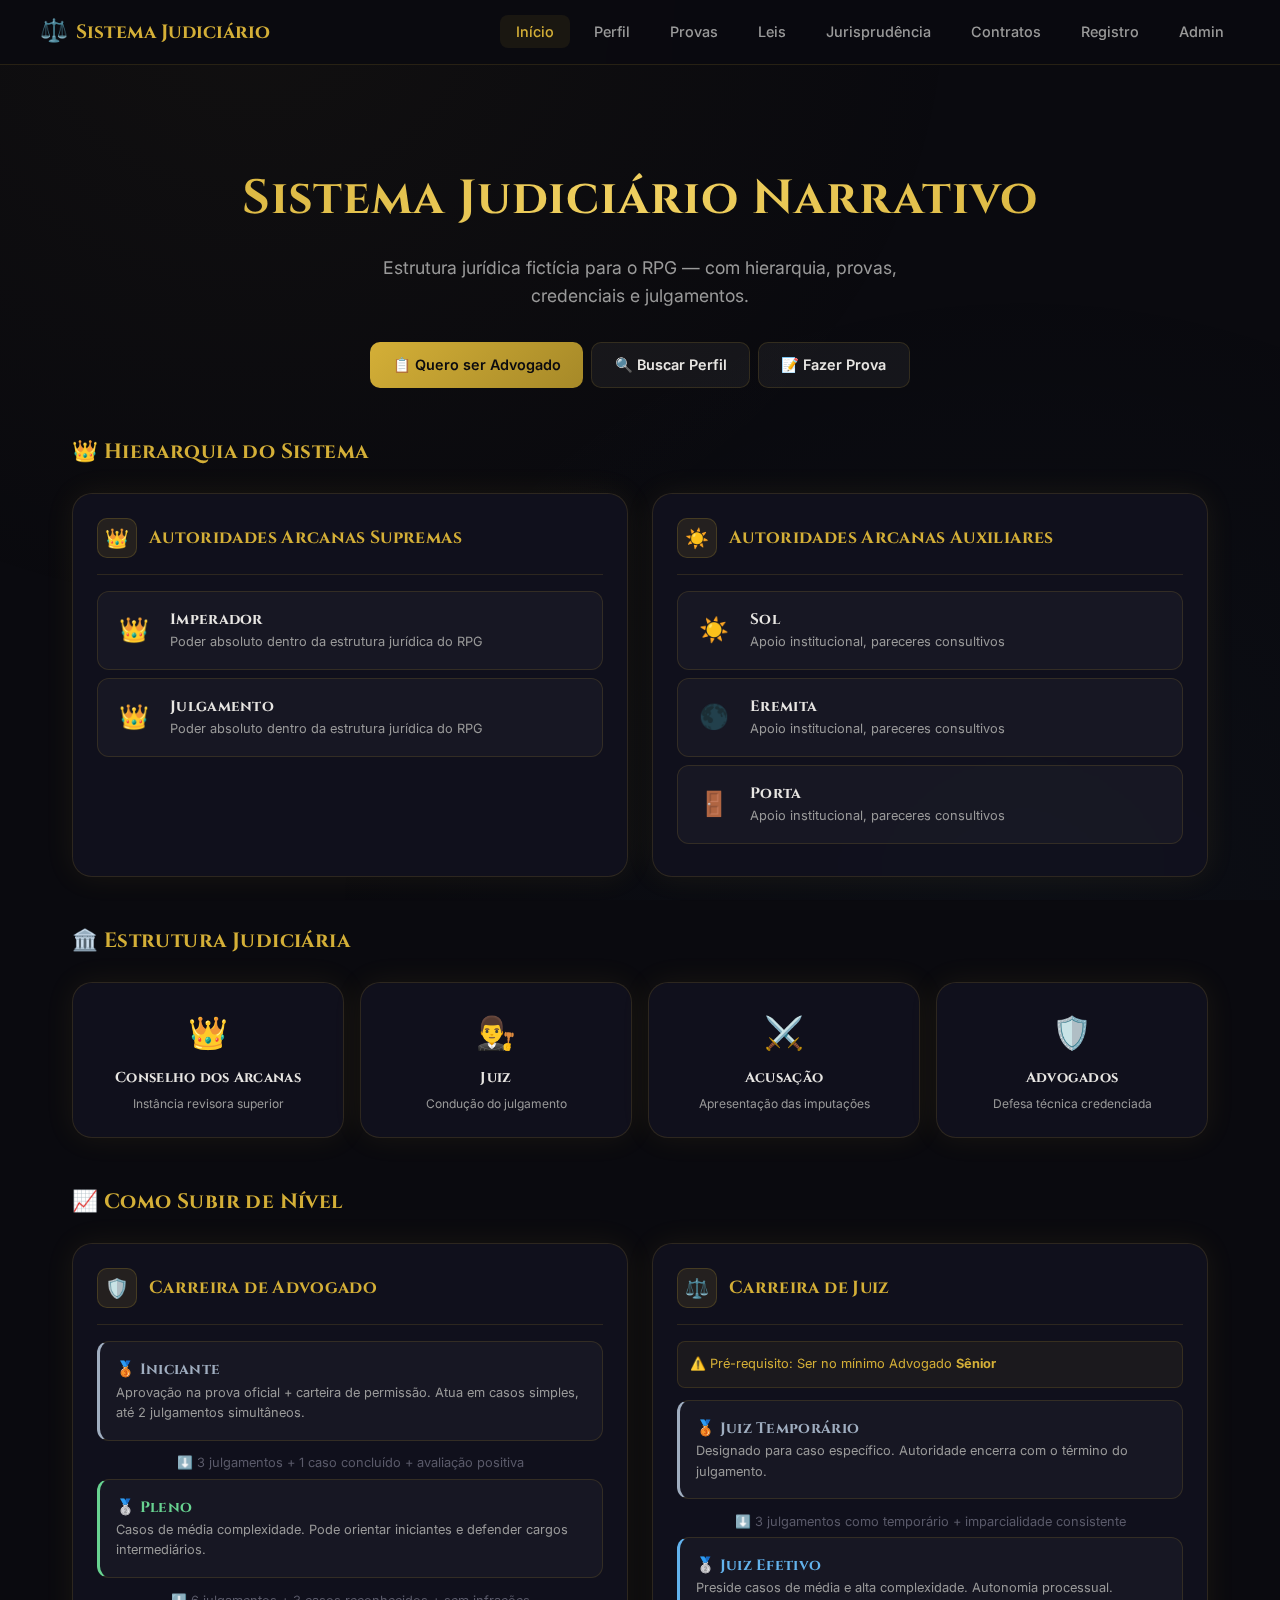
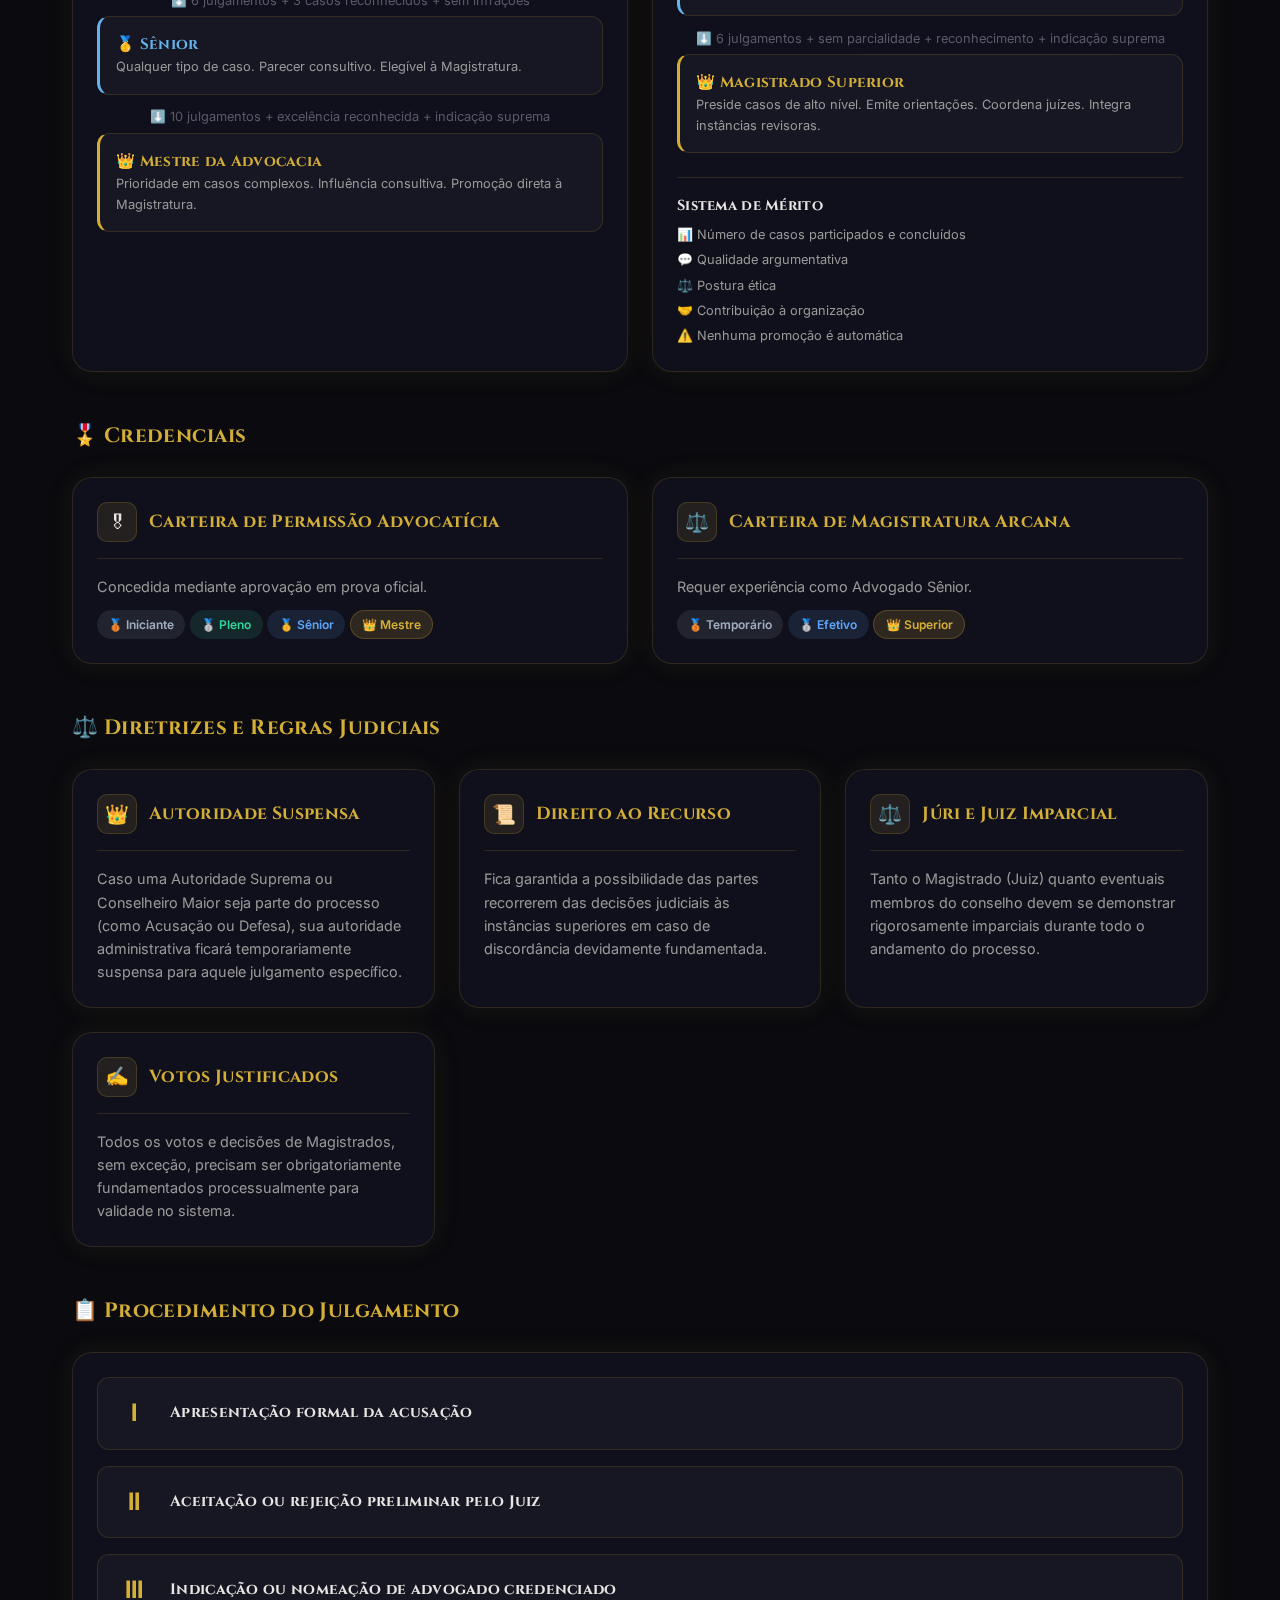
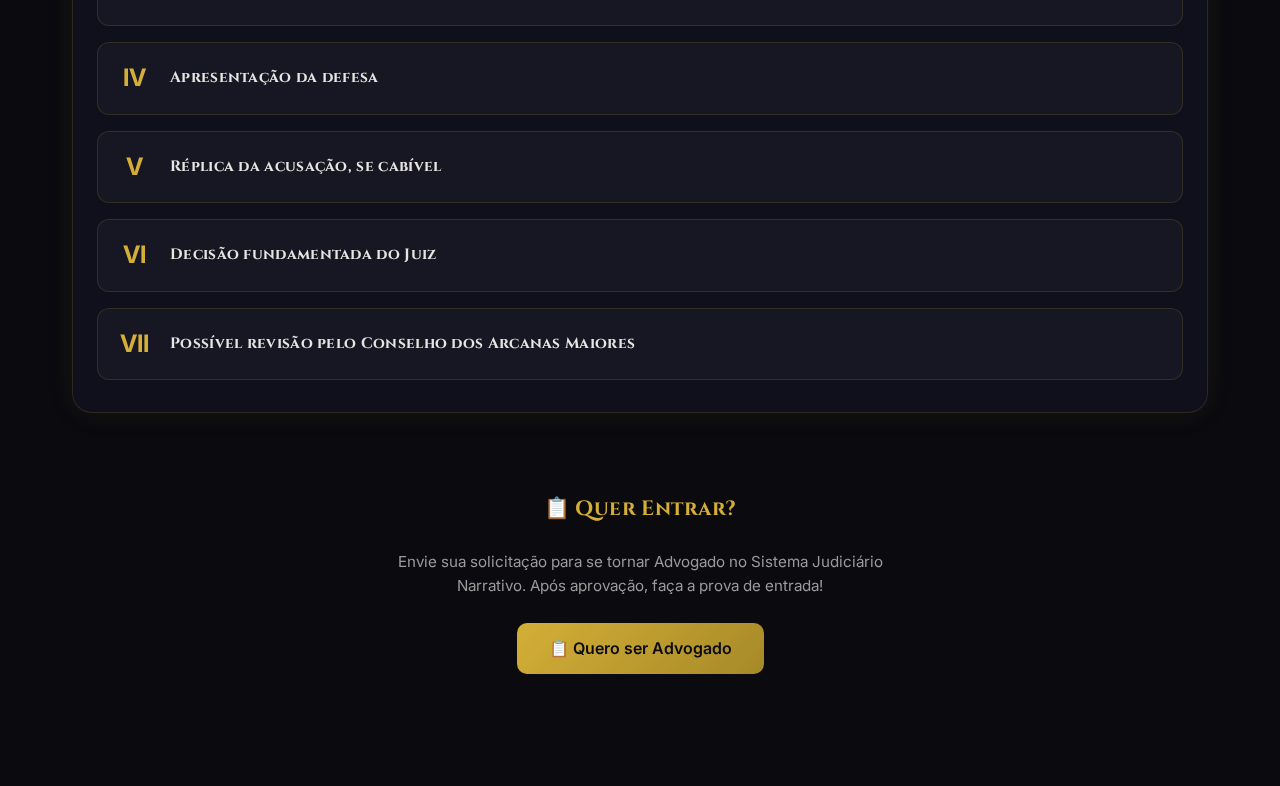
<file: Judiciario/index.html>
<!DOCTYPE html>
<html lang="pt-BR">

<head>
    <meta charset="UTF-8">
    <meta name="viewport" content="width=device-width, initial-scale=1.0">
    <meta name="description"
        content="Sistema Judiciário Narrativo — RPG de tribunal com hierarquia, provas e credenciais.">
    <title>⚖️ Sistema Judiciário Narrativo</title>
    <link rel="stylesheet" href="style.css">
</head>

<body>

    <nav class="navbar">
        <div class="navbar-inner">
            <a href="index.html" class="navbar-brand"><span>⚖️</span> Sistema Judiciário</a>
            <ul class="navbar-links">
                <li><a href="index.html" class="active">Início</a></li>
                <li><a href="perfil.html">Perfil</a></li>
                <li><a href="prova.html">Provas</a></li>
                <li><a href="artigos.html">Leis</a></li>
                <li><a href="jurisprudencia.html">Jurisprudência</a></li>
                <li><a href="contratos.html">Contratos</a></li>
                <li><a href="registro.html">Registro</a></li>
                <li><a href="admin.html">Admin</a></li>
            </ul>
        </div>
    </nav>

    <div class="container">

        <!-- HERO -->
        <section class="hero fade-in">
            <h1>Sistema Judiciário Narrativo</h1>
            <p>Estrutura jurídica fictícia para o RPG — com hierarquia, provas, credenciais e julgamentos.</p>
            <div class="btn-group">
                <a href="registro.html" class="btn btn-primary">📋 Quero ser Advogado</a>
                <a href="perfil.html" class="btn btn-secondary">🔍 Buscar Perfil</a>
                <a href="prova.html" class="btn btn-secondary">📝 Fazer Prova</a>
            </div>
        </section>

        <!-- HIERARQUIA -->
        <section class="section fade-in">
            <h2 class="section-title">👑 Hierarquia do Sistema</h2>
            <div class="grid-2">
                <div class="card">
                    <div class="card-header">
                        <div class="card-icon">👑</div>
                        <h3>Autoridades Arcanas Supremas</h3>
                    </div>
                    <div class="hierarchy-item">
                        <div class="hierarchy-icon">👑</div>
                        <div class="hierarchy-info">
                            <h4>Imperador</h4>
                            <p>Poder absoluto dentro da estrutura jurídica do RPG</p>
                        </div>
                    </div>
                    <div class="hierarchy-item">
                        <div class="hierarchy-icon">👑</div>
                        <div class="hierarchy-info">
                            <h4>Julgamento</h4>
                            <p>Poder absoluto dentro da estrutura jurídica do RPG</p>
                        </div>
                    </div>
                </div>
                <div class="card">
                    <div class="card-header">
                        <div class="card-icon">☀️</div>
                        <h3>Autoridades Arcanas Auxiliares</h3>
                    </div>
                    <div class="hierarchy-item">
                        <div class="hierarchy-icon">☀️</div>
                        <div class="hierarchy-info">
                            <h4>Sol</h4>
                            <p>Apoio institucional, pareceres consultivos</p>
                        </div>
                    </div>
                    <div class="hierarchy-item">
                        <div class="hierarchy-icon">🌑</div>
                        <div class="hierarchy-info">
                            <h4>Eremita</h4>
                            <p>Apoio institucional, pareceres consultivos</p>
                        </div>
                    </div>
                    <div class="hierarchy-item">
                        <div class="hierarchy-icon">🚪</div>
                        <div class="hierarchy-info">
                            <h4>Porta</h4>
                            <p>Apoio institucional, pareceres consultivos</p>
                        </div>
                    </div>
                </div>
            </div>
        </section>

        <!-- ESTRUTURA JUDICIÁRIA -->
        <section class="section fade-in">
            <h2 class="section-title">🏛️ Estrutura Judiciária</h2>
            <div class="grid-4">
                <div class="card" style="text-align:center;">
                    <div style="font-size:2rem; margin-bottom:0.5rem;">👑</div>
                    <h4 style="font-size:0.9rem; color:var(--text-primary); margin-bottom:0.3rem;">Conselho dos Arcanas
                    </h4>
                    <p style="font-size:0.75rem; color:var(--text-secondary);">Instância revisora superior</p>
                </div>
                <div class="card" style="text-align:center;">
                    <div style="font-size:2rem; margin-bottom:0.5rem;">👨‍⚖️</div>
                    <h4 style="font-size:0.9rem; color:var(--text-primary); margin-bottom:0.3rem;">Juiz</h4>
                    <p style="font-size:0.75rem; color:var(--text-secondary);">Condução do julgamento</p>
                </div>
                <div class="card" style="text-align:center;">
                    <div style="font-size:2rem; margin-bottom:0.5rem;">⚔️</div>
                    <h4 style="font-size:0.9rem; color:var(--text-primary); margin-bottom:0.3rem;">Acusação</h4>
                    <p style="font-size:0.75rem; color:var(--text-secondary);">Apresentação das imputações</p>
                </div>
                <div class="card" style="text-align:center;">
                    <div style="font-size:2rem; margin-bottom:0.5rem;">🛡️</div>
                    <h4 style="font-size:0.9rem; color:var(--text-primary); margin-bottom:0.3rem;">Advogados</h4>
                    <p style="font-size:0.75rem; color:var(--text-secondary);">Defesa técnica credenciada</p>
                </div>
            </div>
        </section>

        <!-- COMO SUBIR DE NÍVEL -->
        <section class="section fade-in">
            <h2 class="section-title">📈 Como Subir de Nível</h2>
            <div class="grid-2">

                <!-- ADVOGADO -->
                <div class="card">
                    <div class="card-header">
                        <div class="card-icon">🛡️</div>
                        <h3>Carreira de Advogado</h3>
                    </div>
                    <div class="hierarchy-item" style="border-left:3px solid #a0aec0;">
                        <div class="hierarchy-info">
                            <h4 style="color:#a0aec0;">🥉 Iniciante</h4>
                            <p>Aprovação na prova oficial + carteira de permissão. Atua em casos simples, até 2
                                julgamentos simultâneos.</p>
                        </div>
                    </div>
                    <div style="text-align:center; color:var(--text-muted); font-size:0.8rem; padding:0.3rem;">⬇️ 3
                        julgamentos + 1 caso concluído + avaliação positiva</div>
                    <div class="hierarchy-item" style="border-left:3px solid #68d391;">
                        <div class="hierarchy-info">
                            <h4 style="color:#68d391;">🥈 Pleno</h4>
                            <p>Casos de média complexidade. Pode orientar iniciantes e defender cargos intermediários.
                            </p>
                        </div>
                    </div>
                    <div style="text-align:center; color:var(--text-muted); font-size:0.8rem; padding:0.3rem;">⬇️ 6
                        julgamentos + 3 casos reconhecidos + sem infrações</div>
                    <div class="hierarchy-item" style="border-left:3px solid #63b3ed;">
                        <div class="hierarchy-info">
                            <h4 style="color:#63b3ed;">🥇 Sênior</h4>
                            <p>Qualquer tipo de caso. Parecer consultivo. Elegível à Magistratura.</p>
                        </div>
                    </div>
                    <div style="text-align:center; color:var(--text-muted); font-size:0.8rem; padding:0.3rem;">⬇️ 10
                        julgamentos + excelência reconhecida + indicação suprema</div>
                    <div class="hierarchy-item" style="border-left:3px solid #d4af37;">
                        <div class="hierarchy-info">
                            <h4 style="color:#d4af37;">👑 Mestre da Advocacia</h4>
                            <p>Prioridade em casos complexos. Influência consultiva. Promoção direta à Magistratura.</p>
                        </div>
                    </div>
                </div>

                <!-- JUIZ -->
                <div class="card">
                    <div class="card-header">
                        <div class="card-icon">⚖️</div>
                        <h3>Carreira de Juiz</h3>
                    </div>
                    <div
                        style="padding:0.75rem; margin-bottom:0.75rem; background:rgba(212,175,55,0.06); border-radius:8px; border:1px solid var(--border-color);">
                        <p style="font-size:0.8rem; color:var(--gold);">⚠️ Pré-requisito: Ser no mínimo Advogado
                            <strong>Sênior</strong>
                        </p>
                    </div>
                    <div class="hierarchy-item" style="border-left:3px solid #a0aec0;">
                        <div class="hierarchy-info">
                            <h4 style="color:#a0aec0;">🥉 Juiz Temporário</h4>
                            <p>Designado para caso específico. Autoridade encerra com o término do julgamento.</p>
                        </div>
                    </div>
                    <div style="text-align:center; color:var(--text-muted); font-size:0.8rem; padding:0.3rem;">⬇️ 3
                        julgamentos como temporário + imparcialidade consistente</div>
                    <div class="hierarchy-item" style="border-left:3px solid #63b3ed;">
                        <div class="hierarchy-info">
                            <h4 style="color:#63b3ed;">🥈 Juiz Efetivo</h4>
                            <p>Preside casos de média e alta complexidade. Autonomia processual.</p>
                        </div>
                    </div>
                    <div style="text-align:center; color:var(--text-muted); font-size:0.8rem; padding:0.3rem;">⬇️ 6
                        julgamentos + sem parcialidade + reconhecimento + indicação suprema</div>
                    <div class="hierarchy-item" style="border-left:3px solid #d4af37;">
                        <div class="hierarchy-info">
                            <h4 style="color:#d4af37;">👑 Magistrado Superior</h4>
                            <p>Preside casos de alto nível. Emite orientações. Coordena juízes. Integra instâncias
                                revisoras.</p>
                        </div>
                    </div>

                    <div style="margin-top:1.5rem; padding-top:1rem; border-top:1px solid var(--border-color);">
                        <h4 style="font-size:0.9rem; margin-bottom:0.5rem; color:var(--text-primary);">Sistema de Mérito
                        </h4>
                        <ul
                            style="font-size:0.8rem; color:var(--text-secondary); list-style:none; display:grid; gap:0.3rem;">
                            <li>📊 Número de casos participados e concluídos</li>
                            <li>💬 Qualidade argumentativa</li>
                            <li>⚖️ Postura ética</li>
                            <li>🤝 Contribuição à organização</li>
                            <li>⚠️ Nenhuma promoção é automática</li>
                        </ul>
                    </div>
                </div>

            </div>
        </section>

        <!-- CREDENCIAIS -->
        <section class="section fade-in">
            <h2 class="section-title">🎖️ Credenciais</h2>
            <div class="grid-2">
                <div class="card">
                    <div class="card-header">
                        <div class="card-icon">🎖</div>
                        <h3>Carteira de Permissão Advocatícia</h3>
                    </div>
                    <p style="font-size:0.9rem; color:var(--text-secondary);">Concedida mediante aprovação em prova
                        oficial.</p>
                    <div style="margin-top:0.75rem;display:flex;gap:0.3rem;flex-wrap:wrap;">
                        <span class="badge badge-gray">🥉 Iniciante</span>
                        <span class="badge badge-green">🥈 Pleno</span>
                        <span class="badge badge-blue">🥇 Sênior</span>
                        <span class="badge badge-gold">👑 Mestre</span>
                    </div>
                </div>
                <div class="card">
                    <div class="card-header">
                        <div class="card-icon">⚖️</div>
                        <h3>Carteira de Magistratura Arcana</h3>
                    </div>
                    <p style="font-size:0.9rem; color:var(--text-secondary);">Requer experiência como Advogado Sênior.
                    </p>
                    <div style="margin-top:0.75rem;display:flex;gap:0.3rem;flex-wrap:wrap;">
                        <span class="badge badge-gray">🥉 Temporário</span>
                        <span class="badge badge-blue">🥈 Efetivo</span>
                        <span class="badge badge-gold">👑 Superior</span>
                    </div>
                </div>
            </div>
        </section>

        <!-- DIRETRIZES E REGRAS -->
        <section class="section fade-in">
            <h2 class="section-title">⚖️ Diretrizes e Regras Judiciais</h2>
            <div class="grid-2">
                <div class="card">
                    <div class="card-header">
                        <div class="card-icon">👑</div>
                        <h3>Autoridade Suspensa</h3>
                    </div>
                    <p style="font-size:0.9rem; color:var(--text-secondary);">Caso uma Autoridade Suprema ou Conselheiro
                        Maior seja parte do processo (como Acusação ou Defesa), sua autoridade administrativa ficará
                        temporariamente suspensa para aquele julgamento específico.</p>
                </div>
                <div class="card">
                    <div class="card-header">
                        <div class="card-icon">📜</div>
                        <h3>Direito ao Recurso</h3>
                    </div>
                    <p style="font-size:0.9rem; color:var(--text-secondary);">Fica garantida a possibilidade das partes
                        recorrerem das decisões judiciais às instâncias superiores em caso de discordância devidamente
                        fundamentada.</p>
                </div>
                <div class="card">
                    <div class="card-header">
                        <div class="card-icon">⚖️</div>
                        <h3>Júri e Juiz Imparcial</h3>
                    </div>
                    <p style="font-size:0.9rem; color:var(--text-secondary);">Tanto o Magistrado (Juiz) quanto eventuais
                        membros do conselho devem se demonstrar rigorosamente imparciais durante todo o andamento do
                        processo.</p>
                </div>
                <div class="card">
                    <div class="card-header">
                        <div class="card-icon">✍️</div>
                        <h3>Votos Justificados</h3>
                    </div>
                    <p style="font-size:0.9rem; color:var(--text-secondary);">Todos os votos e decisões de Magistrados,
                        sem exceção, precisam ser obrigatoriamente fundamentados processualmente para validade no
                        sistema.</p>
                </div>
            </div>
        </section>

        <!-- PROCEDIMENTO -->
        <section class="section fade-in">
            <h2 class="section-title">📋 Procedimento do Julgamento</h2>
            <div class="card">
                <div style="display:grid; gap:0.5rem;">
                    <div class="hierarchy-item">
                        <div class="hierarchy-icon" style="color:var(--gold); font-weight:700;">I</div>
                        <div class="hierarchy-info">
                            <h4>Apresentação formal da acusação</h4>
                        </div>
                    </div>
                    <div class="hierarchy-item">
                        <div class="hierarchy-icon" style="color:var(--gold); font-weight:700;">II</div>
                        <div class="hierarchy-info">
                            <h4>Aceitação ou rejeição preliminar pelo Juiz</h4>
                        </div>
                    </div>
                    <div class="hierarchy-item">
                        <div class="hierarchy-icon" style="color:var(--gold); font-weight:700;">III</div>
                        <div class="hierarchy-info">
                            <h4>Indicação ou nomeação de advogado credenciado</h4>
                        </div>
                    </div>
                    <div class="hierarchy-item">
                        <div class="hierarchy-icon" style="color:var(--gold); font-weight:700;">IV</div>
                        <div class="hierarchy-info">
                            <h4>Apresentação da defesa</h4>
                        </div>
                    </div>
                    <div class="hierarchy-item">
                        <div class="hierarchy-icon" style="color:var(--gold); font-weight:700;">V</div>
                        <div class="hierarchy-info">
                            <h4>Réplica da acusação, se cabível</h4>
                        </div>
                    </div>
                    <div class="hierarchy-item">
                        <div class="hierarchy-icon" style="color:var(--gold); font-weight:700;">VI</div>
                        <div class="hierarchy-info">
                            <h4>Decisão fundamentada do Juiz</h4>
                        </div>
                    </div>
                    <div class="hierarchy-item">
                        <div class="hierarchy-icon" style="color:var(--gold); font-weight:700;">VII</div>
                        <div class="hierarchy-info">
                            <h4>Possível revisão pelo Conselho dos Arcanas Maiores</h4>
                        </div>
                    </div>
                </div>
            </div>
        </section>

        <!-- COMO ENTRAR -->
        <section class="section fade-in" style="text-align:center; padding:2rem 0;">
            <h2 class="section-title" style="justify-content:center;">📋 Quer Entrar?</h2>
            <p style="color:var(--text-secondary); max-width:500px; margin:0 auto 1.5rem; font-size:0.95rem;">
                Envie sua solicitação para se tornar Advogado no Sistema Judiciário Narrativo. Após aprovação, faça a
                prova de entrada!
            </p>
            <a href="registro.html" class="btn btn-primary" style="font-size:1rem; padding:0.8rem 2rem;">📋 Quero ser
                Advogado</a>
        </section>

    </div>

</body>

</html>
</file>
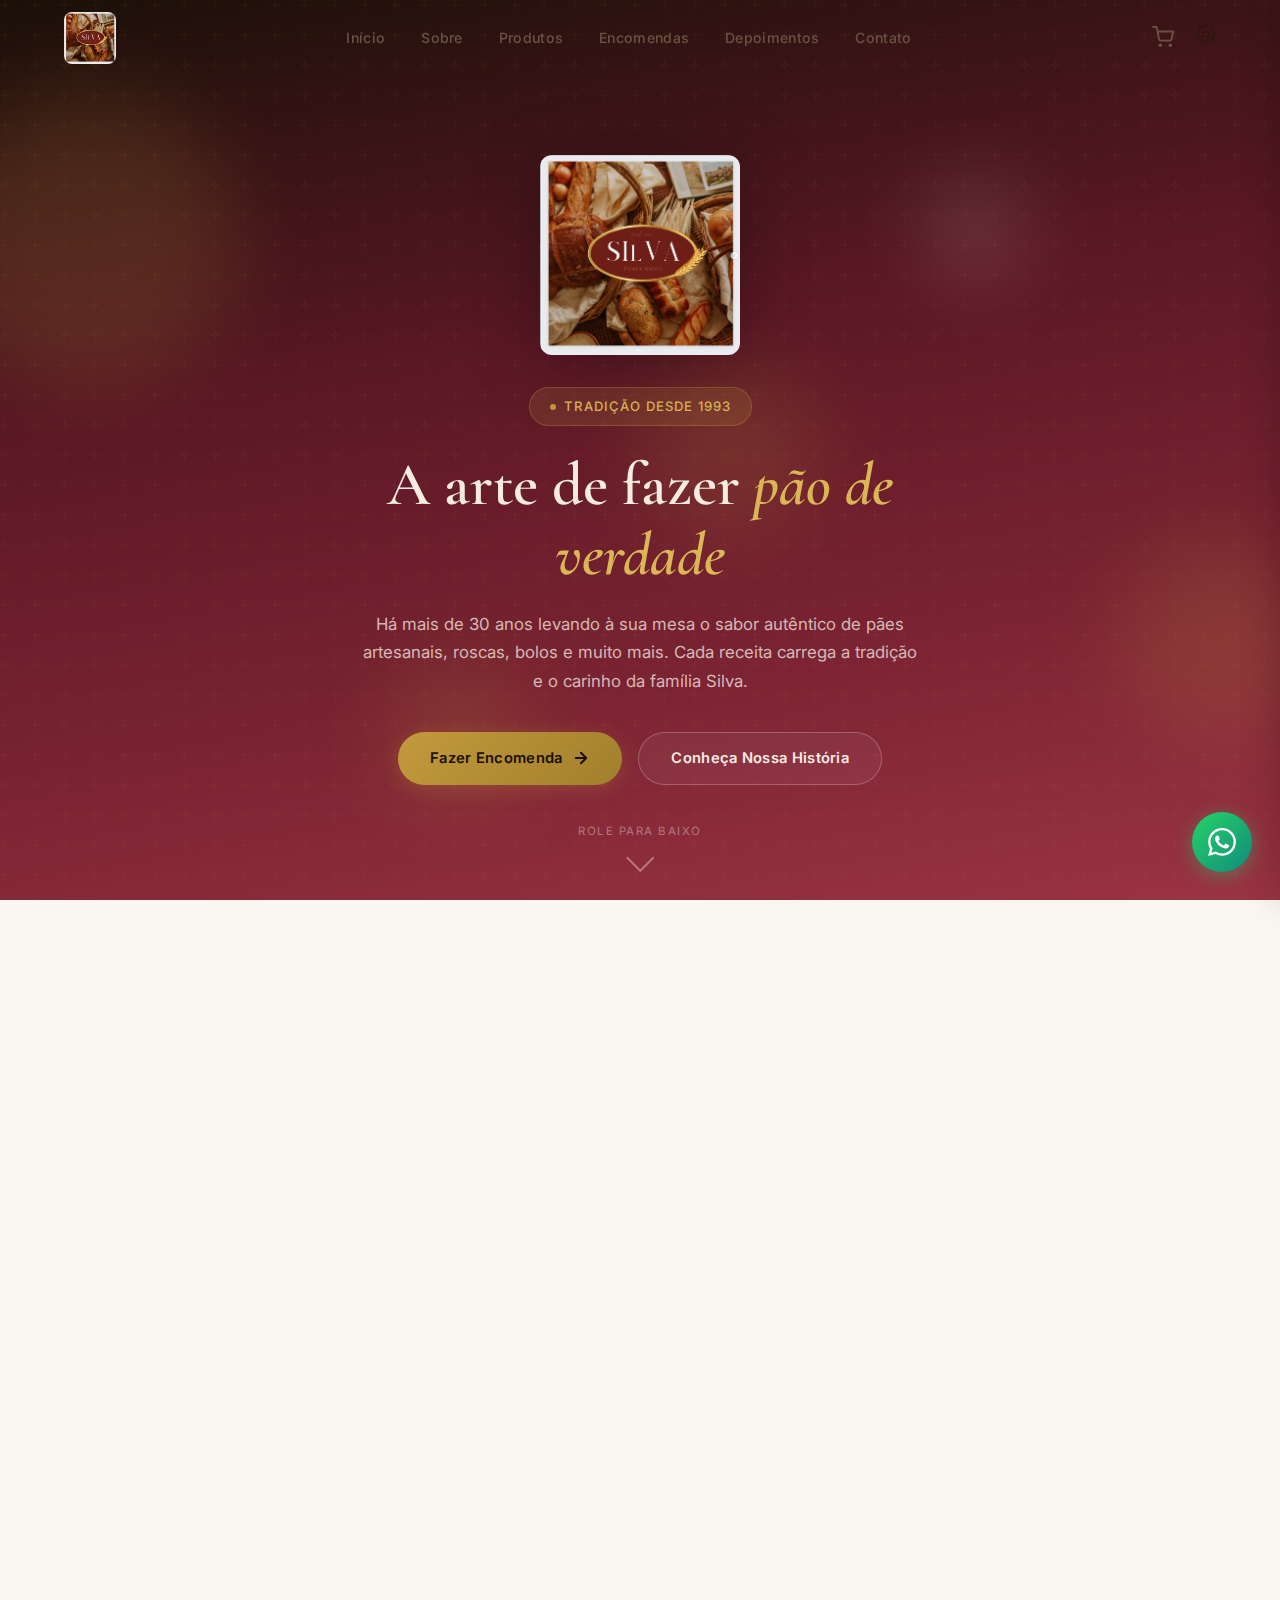
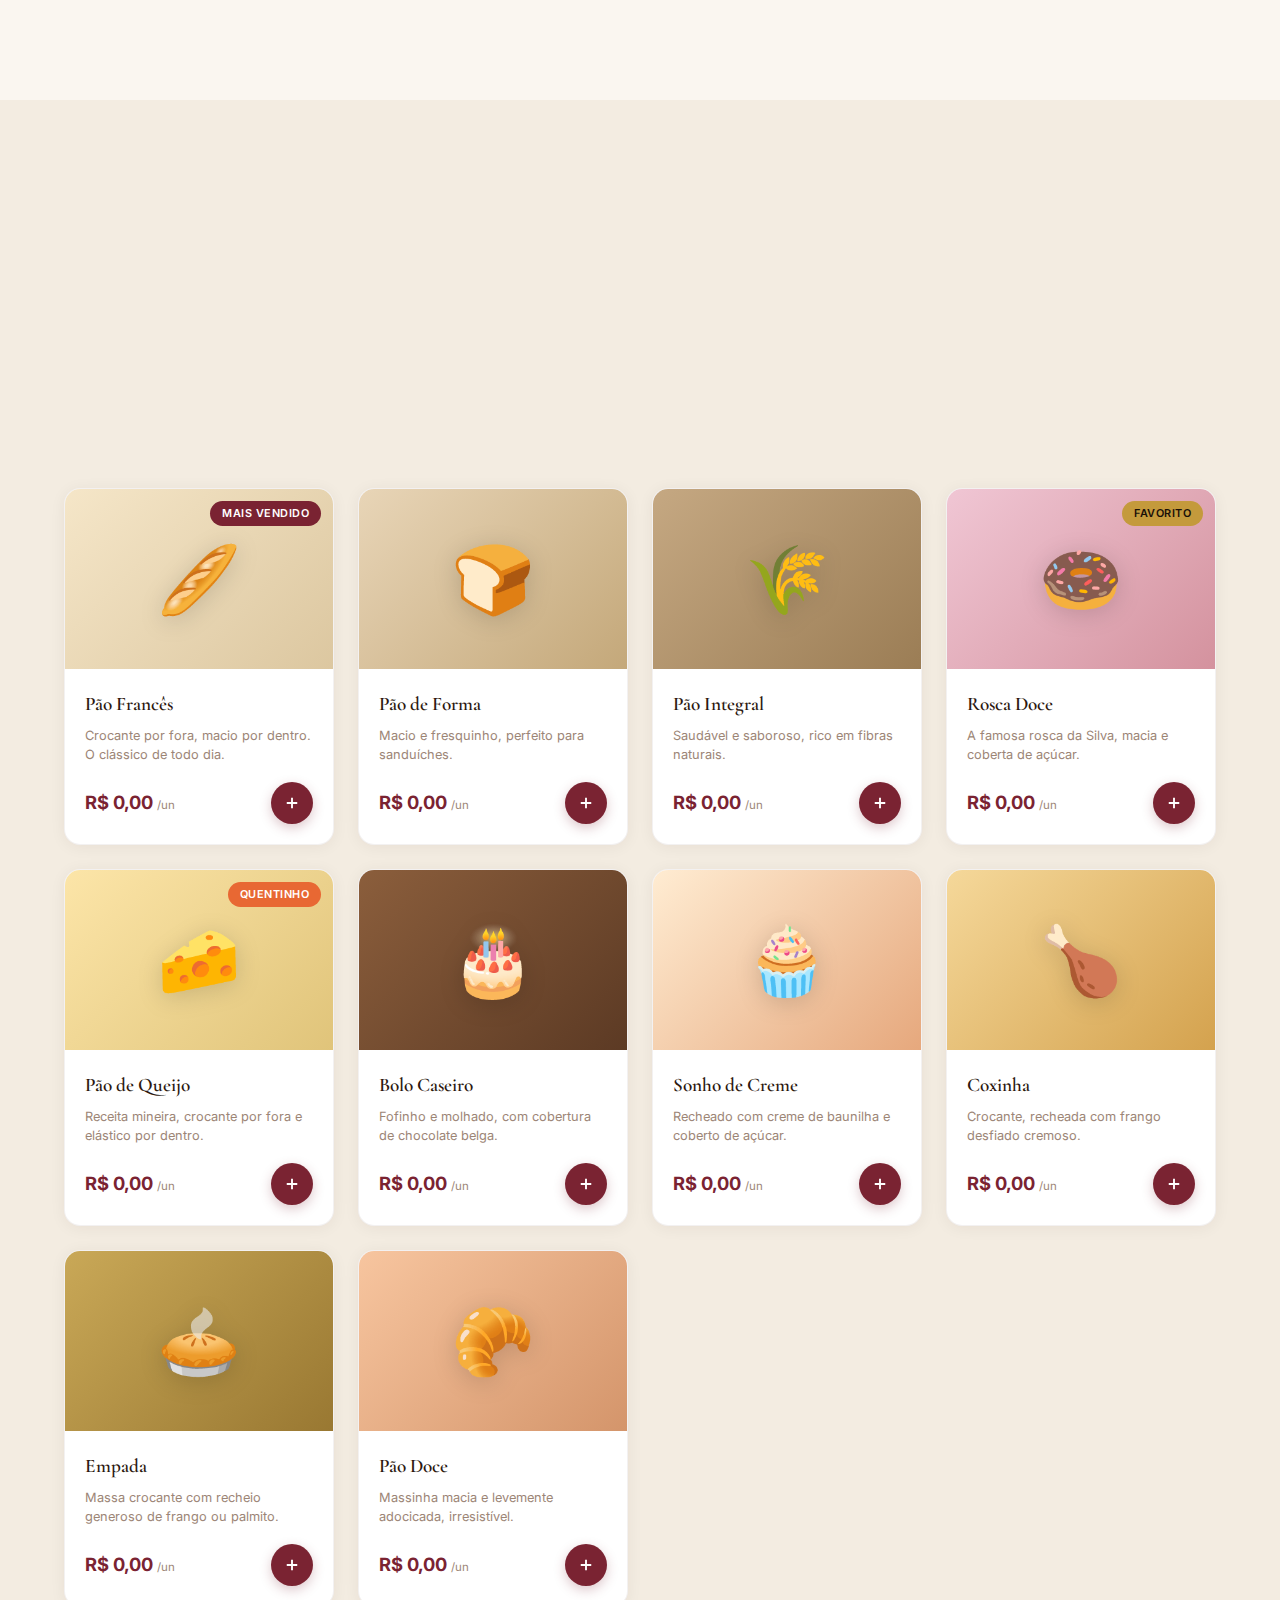
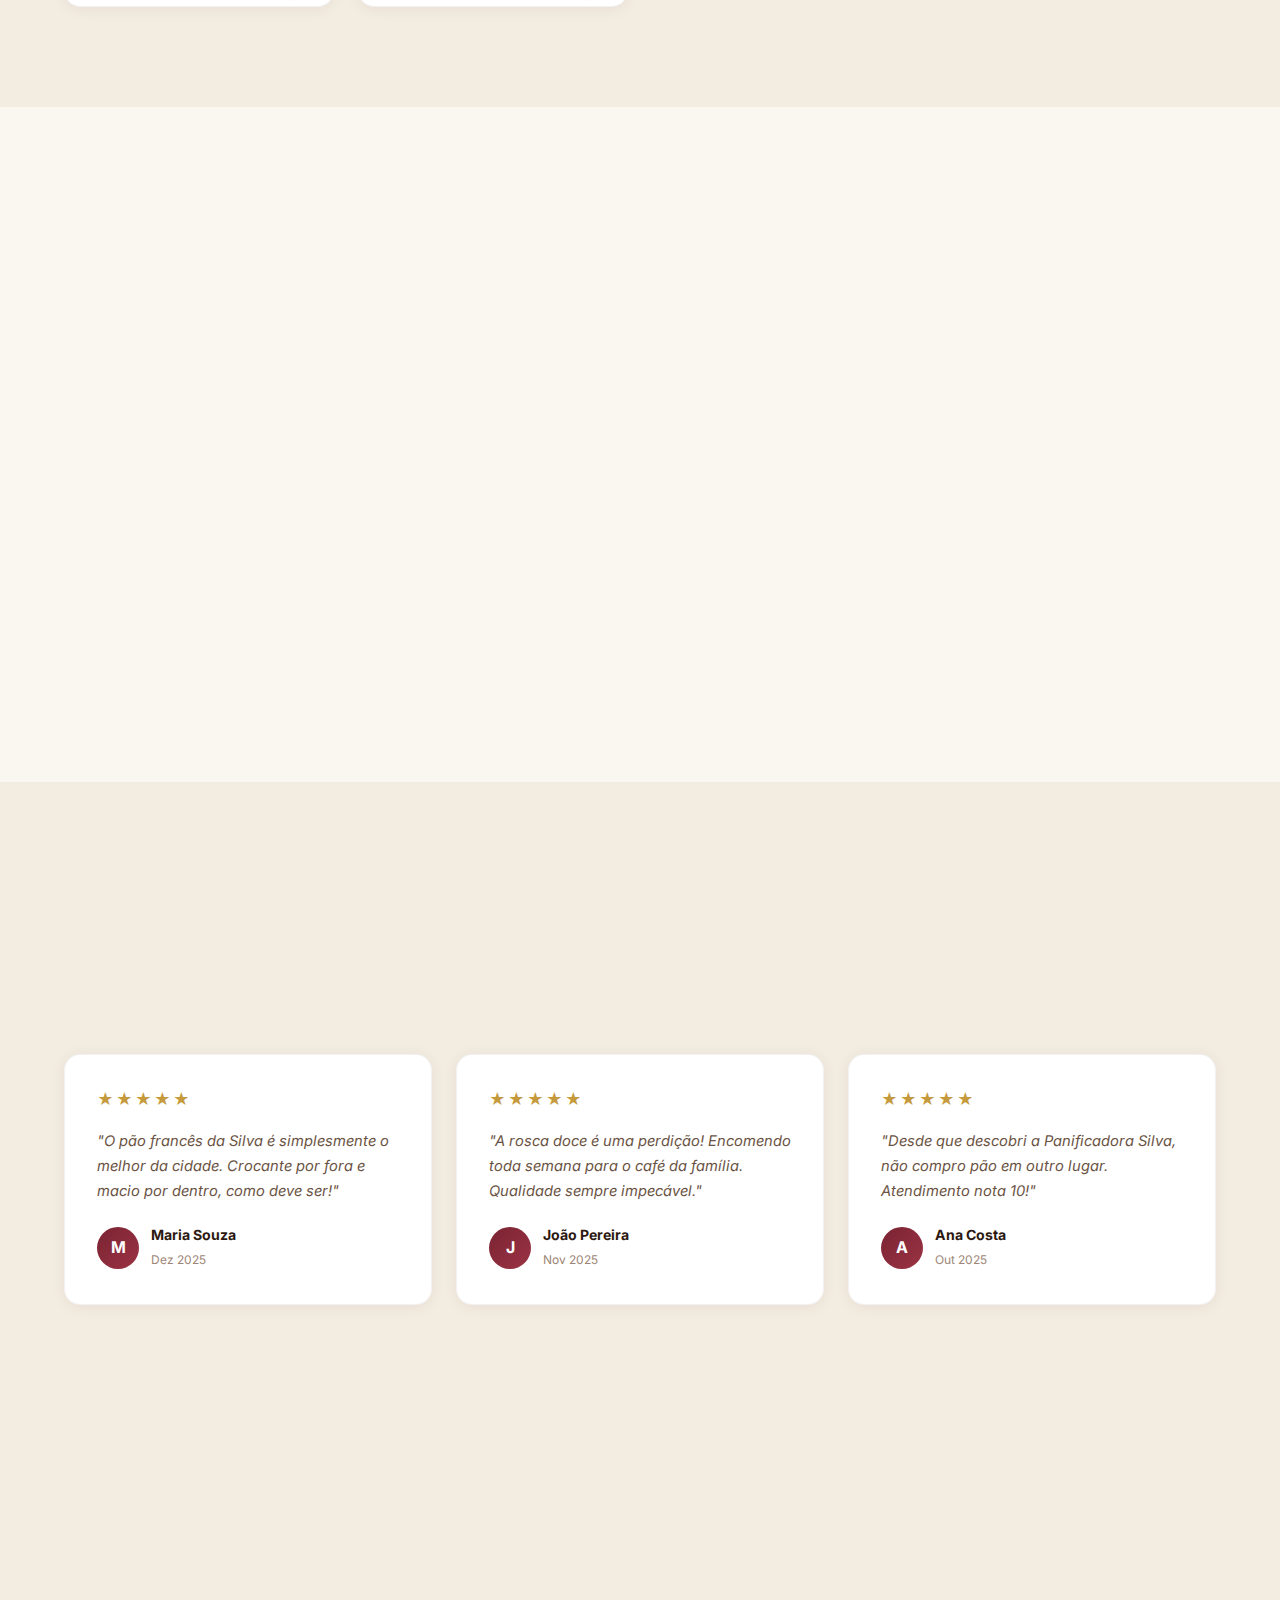
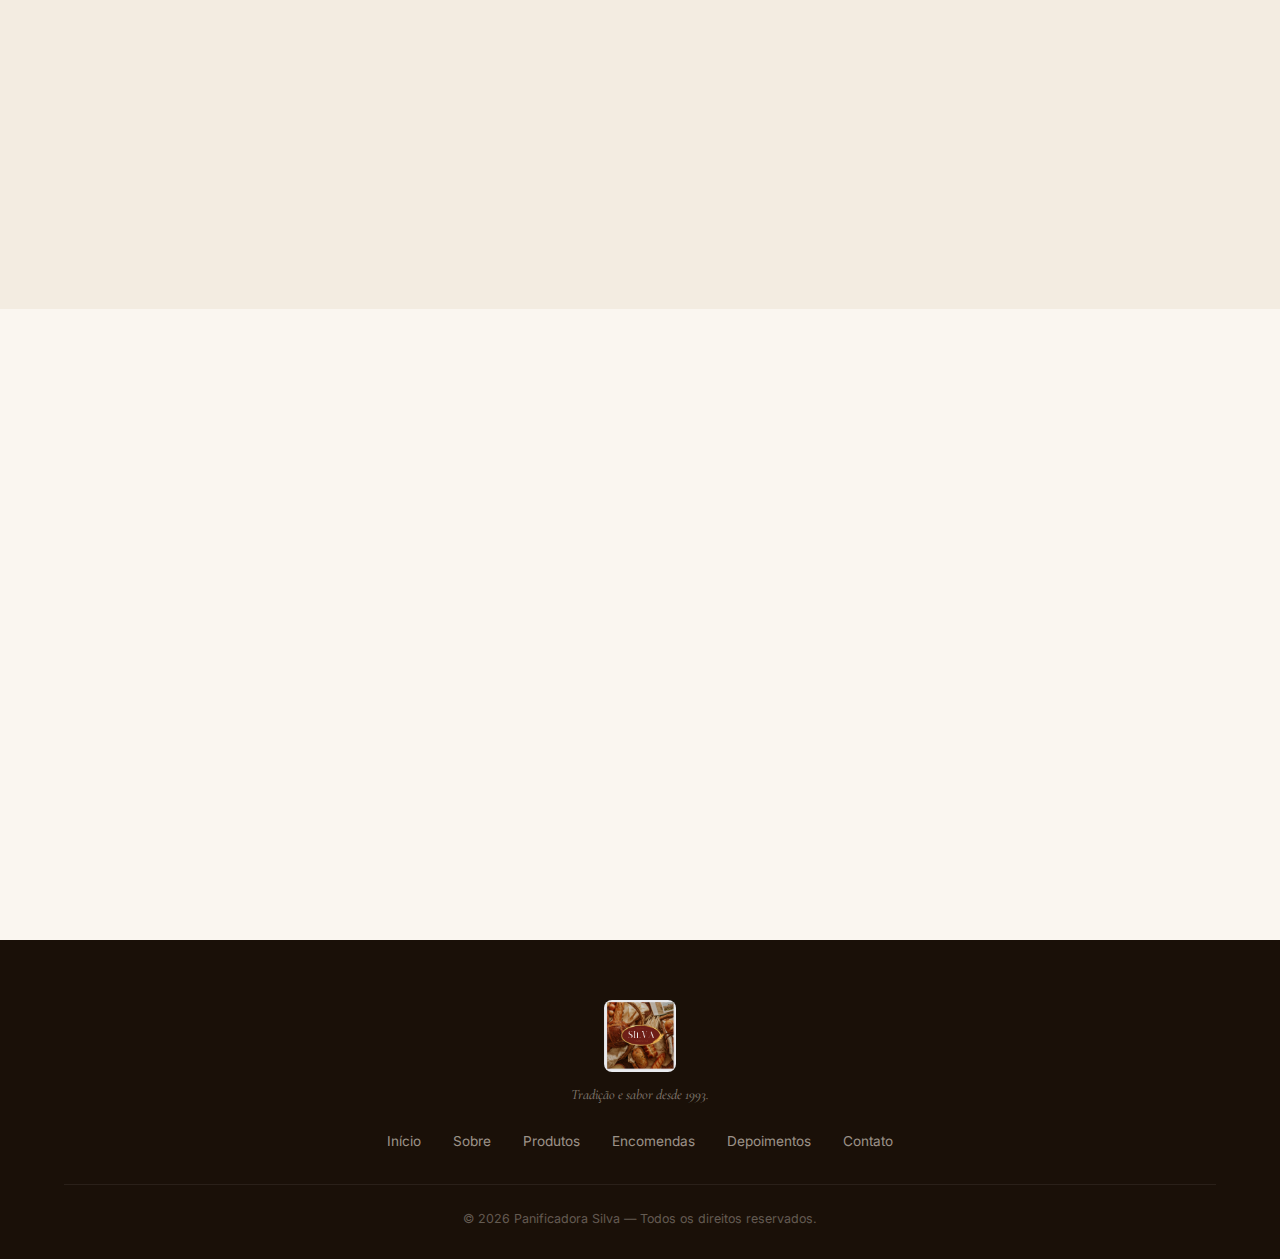
<file: Silva/index.html>
<!DOCTYPE html>
<html lang="pt-BR">

<head>
    <meta charset="UTF-8">
    <meta name="viewport" content="width=device-width, initial-scale=1.0">
    <title>Panificadora Silva — Desde 1993 | Pães, Roscas e Encomendas</title>
    <meta name="description"
        content="Panificadora Silva — desde 1993 trazendo pães artesanais, roscas, bolos e salgados com o sabor da tradição. Faça sua encomenda!">
    <link rel="preconnect" href="https://fonts.googleapis.com">
    <link rel="preconnect" href="https://fonts.gstatic.com" crossorigin>
    <link
        href="https://fonts.googleapis.com/css2?family=Cormorant+Garamond:wght@400;500;600;700&family=Inter:wght@300;400;500;600;700&display=swap"
        rel="stylesheet">
    <link rel="stylesheet" href="style.css">
    <link rel="icon" type="image/png" href="Silva.png">
</head>

<body>
    <!-- Header -->
    <header class="header" id="header">
        <div class="container header-content">
            <a href="#" class="logo">
                <img src="Silva.png" alt="Panificadora Silva" class="logo-img">
            </a>
            <nav class="nav" id="nav">
                <a href="#inicio" class="nav-link">Início</a>
                <a href="#sobre" class="nav-link">Sobre</a>
                <a href="#produtos" class="nav-link">Produtos</a>
                <a href="#como-funciona" class="nav-link">Encomendas</a>
                <a href="#depoimentos" class="nav-link">Depoimentos</a>
                <a href="#contato" class="nav-link">Contato</a>
            </nav>
            <div class="header-actions">
                <button class="cart-btn" id="cartBtn" aria-label="Abrir carrinho">
                    <svg class="cart-icon-svg" xmlns="http://www.w3.org/2000/svg" width="22" height="22"
                        viewBox="0 0 24 24" fill="none" stroke="currentColor" stroke-width="2" stroke-linecap="round"
                        stroke-linejoin="round">
                        <circle cx="9" cy="21" r="1" />
                        <circle cx="20" cy="21" r="1" />
                        <path d="M1 1h4l2.68 13.39a2 2 0 0 0 2 1.61h9.72a2 2 0 0 0 2-1.61L23 6H6" />
                    </svg>
                    <span class="cart-count" id="cartCount">0</span>
                </button>
                <a href="admin.html" class="admin-link-btn" title="Painel Admin">
                    <svg width="20" height="20" viewBox="0 0 24 24" fill="none" stroke="currentColor" stroke-width="2">
                        <circle cx="12" cy="12" r="3" />
                        <path
                            d="M19.4 15a1.65 1.65 0 0 0 .33 1.82l.06.06a2 2 0 0 1-2.83 2.83l-.06-.06a1.65 1.65 0 0 0-1.82-.33 1.65 1.65 0 0 0-1 1.51V21a2 2 0 0 1-4 0v-.09A1.65 1.65 0 0 0 9 19.4a1.65 1.65 0 0 0-1.82.33l-.06.06a2 2 0 0 1-2.83-2.83l.06-.06A1.65 1.65 0 0 0 4.68 15a1.65 1.65 0 0 0-1.51-1H3a2 2 0 0 1 0-4h.09A1.65 1.65 0 0 0 4.6 9a1.65 1.65 0 0 0-.33-1.82l-.06-.06a2 2 0 0 1 2.83-2.83l.06.06A1.65 1.65 0 0 0 9 4.68a1.65 1.65 0 0 0 1-1.51V3a2 2 0 0 1 4 0v.09a1.65 1.65 0 0 0 1 1.51 1.65 1.65 0 0 0 1.82-.33l.06-.06a2 2 0 0 1 2.83 2.83l-.06.06A1.65 1.65 0 0 0 19.4 9a1.65 1.65 0 0 0 1.51 1H21a2 2 0 0 1 0 4h-.09a1.65 1.65 0 0 0-1.51 1z" />
                    </svg>
                </a>
                <button class="mobile-menu-btn" id="mobileMenuBtn" aria-label="Menu">
                    <span></span>
                    <span></span>
                    <span></span>
                </button>
            </div>
        </div>
    </header>

    <!-- Hero Section -->
    <section class="hero" id="inicio">
        <div class="hero-overlay"></div>
        <div class="hero-particles">
            <div class="particle particle-1"></div>
            <div class="particle particle-2"></div>
            <div class="particle particle-3"></div>
            <div class="particle particle-4"></div>
            <div class="particle particle-5"></div>
        </div>
        <div class="container hero-content">
            <div class="hero-logo-wrapper">
                <img src="Silva.png" alt="Panificadora Silva" class="hero-logo">
            </div>
            <span class="hero-badge">
                <span class="badge-dot"></span>
                Tradição desde 1993
            </span>
            <h1 class="hero-title">
                A arte de fazer <span class="highlight">pão de verdade</span>
            </h1>
            <p class="hero-description">
                Há mais de 30 anos levando à sua mesa o sabor autêntico de pães artesanais, roscas, bolos e muito mais.
                Cada receita carrega a tradição e o carinho da família Silva.
            </p>
            <div class="hero-buttons">
                <a href="#produtos" class="btn btn-primary">
                    <span>Fazer Encomenda</span>
                    <svg width="18" height="18" viewBox="0 0 24 24" fill="none" stroke="currentColor" stroke-width="2.5"
                        stroke-linecap="round" stroke-linejoin="round">
                        <path d="M5 12h14M12 5l7 7-7 7" />
                    </svg>
                </a>
                <a href="#sobre" class="btn btn-ghost">
                    Conheça Nossa História
                </a>
            </div>
        </div>
        <div class="hero-scroll-indicator">
            <span>Role para baixo</span>
            <div class="scroll-arrow"></div>
        </div>
    </section>

    <!-- About Section -->
    <section class="about" id="sobre">
        <div class="container">
            <div class="about-grid">
                <div class="about-text reveal">
                    <span class="section-badge">Nossa História</span>
                    <h2 class="section-title">Mais de <span class="highlight">30 anos</span> de tradição</h2>
                    <p class="about-description">
                        Fundada em 1993 pela família Silva, nossa panificadora nasceu do sonho de oferecer pães
                        artesanais com o verdadeiro sabor caseiro. Cada receita é preparada com ingredientes
                        selecionados e o carinho que só a tradição familiar pode trazer.
                    </p>
                    <p class="about-description">
                        Hoje, somos referência em qualidade, atendendo centenas de famílias que confiam no nosso
                        compromisso com o sabor e a excelência.
                    </p>
                    <div class="about-features">
                        <div class="about-feature">
                            <div class="feature-icon">🌾</div>
                            <div>
                                <h4>Ingredientes Selecionados</h4>
                                <p>Só o melhor para sua mesa</p>
                            </div>
                        </div>
                        <div class="about-feature">
                            <div class="feature-icon">👨‍🍳</div>
                            <div>
                                <h4>Receitas Tradicionais</h4>
                                <p>O sabor que atravessa gerações</p>
                            </div>
                        </div>
                        <div class="about-feature">
                            <div class="feature-icon">❤️</div>
                            <div>
                                <h4>Feito com Amor</h4>
                                <p>Cada pão tem um toque especial</p>
                            </div>
                        </div>
                    </div>
                </div>
                <div class="about-visual reveal">
                    <div class="about-card">
                        <div class="about-card-inner">
                            <img src="Silva.png" alt="Panificadora Silva" class="about-logo-img">
                        </div>
                        <div class="about-stat-badges">
                            <div class="stat-badge">
                                <span class="stat-num">30+</span>
                                <span class="stat-txt">Anos</span>
                            </div>
                            <div class="stat-badge">
                                <span class="stat-num">1000+</span>
                                <span class="stat-txt">Clientes</span>
                            </div>
                            <div class="stat-badge">
                                <span class="stat-num">20+</span>
                                <span class="stat-txt">Produtos</span>
                            </div>
                        </div>
                    </div>
                </div>
            </div>
        </div>
    </section>

    <!-- Products Section (dynamic) -->
    <section class="products" id="produtos">
        <div class="container">
            <div class="section-header reveal">
                <span class="section-badge">Cardápio</span>
                <h2 class="section-title">Nossos <span class="highlight">Produtos</span></h2>
                <p class="section-description">Escolha seus favoritos e monte sua encomenda</p>
            </div>
            <div class="products-filter reveal">
                <button class="filter-btn active" data-filter="todos">Todos</button>
                <button class="filter-btn" data-filter="paes">Pães</button>
                <button class="filter-btn" data-filter="doces">Doces</button>
                <button class="filter-btn" data-filter="salgados">Salgados</button>
            </div>
            <!-- Products rendered dynamically by script.js -->
            <div class="products-grid" id="productsGrid"></div>
        </div>
    </section>

    <!-- How it Works -->
    <section class="how-it-works" id="como-funciona">
        <div class="container">
            <div class="section-header reveal">
                <span class="section-badge">Simples e Prático</span>
                <h2 class="section-title">Como fazer sua <span class="highlight">encomenda</span></h2>
                <p class="section-description">Em apenas 3 passos você garante os melhores pães</p>
            </div>
            <div class="steps-grid">
                <div class="step-card reveal">
                    <div class="step-number">1</div>
                    <div class="step-icon-wrapper">
                        <svg width="32" height="32" viewBox="0 0 24 24" fill="none" stroke="currentColor"
                            stroke-width="1.5">
                            <circle cx="9" cy="21" r="1" />
                            <circle cx="20" cy="21" r="1" />
                            <path d="M1 1h4l2.68 13.39a2 2 0 0 0 2 1.61h9.72a2 2 0 0 0 2-1.61L23 6H6" />
                        </svg>
                    </div>
                    <h3 class="step-title">Escolha seus produtos</h3>
                    <p class="step-desc">Navegue pelo nosso cardápio e adicione ao carrinho tudo que deseja encomendar.
                    </p>
                </div>
                <div class="step-card reveal">
                    <div class="step-number">2</div>
                    <div class="step-icon-wrapper">
                        <svg width="32" height="32" viewBox="0 0 24 24" fill="none" stroke="currentColor"
                            stroke-width="1.5">
                            <path d="M21 15a2 2 0 0 1-2 2H7l-4 4V5a2 2 0 0 1 2-2h14a2 2 0 0 1 2 2z" />
                        </svg>
                    </div>
                    <h3 class="step-title">Envie pelo WhatsApp</h3>
                    <p class="step-desc">Finalize sua encomenda com um clique. A lista será enviada automaticamente.</p>
                </div>
                <div class="step-card reveal">
                    <div class="step-number">3</div>
                    <div class="step-icon-wrapper">
                        <svg width="32" height="32" viewBox="0 0 24 24" fill="none" stroke="currentColor"
                            stroke-width="1.5">
                            <path d="M20 21v-2a4 4 0 0 0-4-4H8a4 4 0 0 0-4 4v2" />
                            <circle cx="12" cy="7" r="4" />
                        </svg>
                    </div>
                    <h3 class="step-title">Retire ou Receba</h3>
                    <p class="step-desc">Busque na panificadora ou receba no conforto da sua casa. Simples assim!</p>
                </div>
            </div>
        </div>
    </section>

    <!-- Testimonials (dynamic) -->
    <section class="testimonials" id="depoimentos">
        <div class="container">
            <div class="section-header reveal">
                <span class="section-badge">Depoimentos</span>
                <h2 class="section-title">O que nossos <span class="highlight">clientes</span> dizem</h2>
            </div>
            <!-- Comments rendered dynamically by script.js -->
            <div class="testimonials-grid" id="testimonialsGrid"></div>

            <!-- Client comment form -->
            <div class="comment-form-wrapper reveal" id="commentFormWrapper">
                <h3 class="comment-form-title">Deixe seu depoimento</h3>
                <p class="comment-form-subtitle">Conte para nós a sua experiência com a Panificadora Silva</p>
                <form class="comment-form" id="commentForm">
                    <div class="form-row">
                        <div class="form-group">
                            <label for="commentName">Seu nome</label>
                            <input type="text" id="commentName" placeholder="Ex: Maria Silva" required>
                        </div>
                        <div class="form-group">
                            <label for="commentStars">Avaliação</label>
                            <div class="star-rating" id="starRating">
                                <button type="button" class="star-btn" data-star="1">★</button>
                                <button type="button" class="star-btn" data-star="2">★</button>
                                <button type="button" class="star-btn" data-star="3">★</button>
                                <button type="button" class="star-btn" data-star="4">★</button>
                                <button type="button" class="star-btn active" data-star="5">★</button>
                            </div>
                        </div>
                    </div>
                    <div class="form-group">
                        <label for="commentText">Seu depoimento</label>
                        <textarea id="commentText" rows="3"
                            placeholder="Escreva aqui o que achou dos nossos produtos..." required></textarea>
                    </div>
                    <button type="submit" class="btn btn-primary btn-submit-comment">
                        <svg width="18" height="18" viewBox="0 0 24 24" fill="none" stroke="currentColor"
                            stroke-width="2">
                            <line x1="22" y1="2" x2="11" y2="13" />
                            <polygon points="22 2 15 22 11 13 2 9 22 2" />
                        </svg>
                        Enviar Depoimento
                    </button>
                </form>
                <div class="comment-success" id="commentSuccess" style="display:none;">
                    <span class="success-icon">✅</span>
                    <p>Obrigado pelo seu depoimento! Ele já está visível para todos.</p>
                </div>
            </div>
        </div>
    </section>

    <!-- Contact Section -->
    <section class="contact" id="contato">
        <div class="container">
            <div class="section-header reveal">
                <span class="section-badge">Fale Conosco</span>
                <h2 class="section-title">Entre em <span class="highlight">contato</span></h2>
                <p class="section-description">Estamos sempre prontos para atendê-lo</p>
            </div>
            <div class="contact-grid">
                <div class="contact-card reveal">
                    <div class="contact-icon-wrapper">
                        <svg width="24" height="24" viewBox="0 0 24 24" fill="none" stroke="currentColor"
                            stroke-width="1.5">
                            <path d="M21 10c0 7-9 13-9 13s-9-6-9-13a9 9 0 0 1 18 0z" />
                            <circle cx="12" cy="10" r="3" />
                        </svg>
                    </div>
                    <h3>Endereço</h3>
                    <p>Rua da Panificação, 000<br>Bairro Centro</p>
                </div>
                <div class="contact-card reveal">
                    <div class="contact-icon-wrapper">
                        <svg width="24" height="24" viewBox="0 0 24 24" fill="none" stroke="currentColor"
                            stroke-width="1.5">
                            <path
                                d="M22 16.92v3a2 2 0 0 1-2.18 2 19.79 19.79 0 0 1-8.63-3.07 19.5 19.5 0 0 1-6-6 19.79 19.79 0 0 1-3.07-8.67A2 2 0 0 1 4.11 2h3a2 2 0 0 1 2 1.72c.127.96.361 1.903.7 2.81a2 2 0 0 1-.45 2.11L8.09 9.91a16 16 0 0 0 6 6l1.27-1.27a2 2 0 0 1 2.11-.45c.907.339 1.85.573 2.81.7A2 2 0 0 1 22 16.92z" />
                        </svg>
                    </div>
                    <h3>Telefone</h3>
                    <p>(00) 0000-0000</p>
                </div>
                <div class="contact-card reveal">
                    <div class="contact-icon-wrapper">
                        <svg width="24" height="24" viewBox="0 0 24 24" fill="none" stroke="currentColor"
                            stroke-width="1.5">
                            <circle cx="12" cy="12" r="10" />
                            <polyline points="12 6 12 12 16 14" />
                        </svg>
                    </div>
                    <h3>Horário</h3>
                    <p>Seg a Sáb: 6h às 19h<br>Dom: 6h às 12h</p>
                </div>
                <div class="contact-card reveal">
                    <div class="contact-icon-wrapper">
                        <svg width="24" height="24" viewBox="0 0 24 24" fill="none" stroke="currentColor"
                            stroke-width="1.5">
                            <path d="M21 15a2 2 0 0 1-2 2H7l-4 4V5a2 2 0 0 1 2-2h14a2 2 0 0 1 2 2z" />
                        </svg>
                    </div>
                    <h3>WhatsApp</h3>
                    <p><a href="https://wa.me/0000000000000" target="_blank" class="whatsapp-link">Clique para
                            conversar</a></p>
                </div>
            </div>
        </div>
    </section>

    <!-- Footer -->
    <footer class="footer">
        <div class="container footer-content">
            <div class="footer-brand">
                <img src="Silva.png" alt="Panificadora Silva" class="footer-logo">
                <p class="footer-tagline">Tradição e sabor desde 1993.</p>
            </div>
            <div class="footer-links">
                <a href="#inicio">Início</a>
                <a href="#sobre">Sobre</a>
                <a href="#produtos">Produtos</a>
                <a href="#como-funciona">Encomendas</a>
                <a href="#depoimentos">Depoimentos</a>
                <a href="#contato">Contato</a>
            </div>
            <div class="footer-bottom">
                <p>&copy; 2026 Panificadora Silva — Todos os direitos reservados.</p>
            </div>
        </div>
    </footer>

    <!-- Cart Sidebar -->
    <div class="cart-overlay" id="cartOverlay"></div>
    <aside class="cart-sidebar" id="cartSidebar">
        <div class="cart-header">
            <h2>Sua Encomenda</h2>
            <button class="cart-close-btn" id="cartCloseBtn">
                <svg width="24" height="24" viewBox="0 0 24 24" fill="none" stroke="currentColor" stroke-width="2">
                    <path d="M18 6L6 18M6 6l12 12" />
                </svg>
            </button>
        </div>
        <div class="cart-items" id="cartItems">
            <div class="cart-empty" id="cartEmpty">
                <svg class="cart-empty-icon" width="48" height="48" viewBox="0 0 24 24" fill="none"
                    stroke="currentColor" stroke-width="1">
                    <circle cx="9" cy="21" r="1" />
                    <circle cx="20" cy="21" r="1" />
                    <path d="M1 1h4l2.68 13.39a2 2 0 0 0 2 1.61h9.72a2 2 0 0 0 2-1.61L23 6H6" />
                </svg>
                <p>Seu carrinho está vazio</p>
                <small>Adicione produtos do nosso cardápio</small>
            </div>
        </div>
        <div class="cart-footer" id="cartFooter" style="display:none;">
            <div class="cart-total">
                <span>Total estimado:</span>
                <span class="cart-total-value" id="cartTotal">R$ 0,00</span>
            </div>
            <button class="btn btn-primary btn-whatsapp-order" id="orderWhatsApp">
                <svg width="20" height="20" viewBox="0 0 24 24" fill="none" stroke="currentColor" stroke-width="2">
                    <path d="M21 15a2 2 0 0 1-2 2H7l-4 4V5a2 2 0 0 1 2-2h14a2 2 0 0 1 2 2z" />
                </svg>
                Finalizar pelo WhatsApp
            </button>
            <button class="btn btn-outline btn-clear-cart" id="clearCart">
                Limpar Carrinho
            </button>
        </div>
    </aside>

    <!-- WhatsApp Float -->
    <a href="https://wa.me/0000000000000" target="_blank" class="whatsapp-float" aria-label="Conversar no WhatsApp">
        <svg width="28" height="28" viewBox="0 0 24 24" fill="currentColor">
            <path
                d="M17.472 14.382c-.297-.149-1.758-.867-2.03-.967-.273-.099-.471-.148-.67.15-.197.297-.767.966-.94 1.164-.173.199-.347.223-.644.075-.297-.15-1.255-.463-2.39-1.475-.883-.788-1.48-1.761-1.653-2.059-.173-.297-.018-.458.13-.606.134-.133.298-.347.446-.52.149-.174.198-.298.298-.497.099-.198.05-.371-.025-.52-.075-.149-.669-1.612-.916-2.207-.242-.579-.487-.5-.669-.51-.173-.008-.371-.01-.57-.01-.198 0-.52.074-.792.372-.272.297-1.04 1.016-1.04 2.479 0 1.462 1.065 2.875 1.213 3.074.149.198 2.096 3.2 5.077 4.487.709.306 1.262.489 1.694.625.712.227 1.36.195 1.871.118.571-.085 1.758-.719 2.006-1.413.248-.694.248-1.289.173-1.413-.074-.124-.272-.198-.57-.347m-5.421 7.403h-.004a9.87 9.87 0 01-5.031-1.378l-.361-.214-3.741.982.998-3.648-.235-.374a9.86 9.86 0 01-1.51-5.26c.001-5.45 4.436-9.884 9.888-9.884 2.64 0 5.122 1.03 6.988 2.898a9.825 9.825 0 012.893 6.994c-.003 5.45-4.437 9.884-9.885 9.884m8.413-18.297A11.815 11.815 0 0012.05 0C5.495 0 .16 5.335.157 11.892c0 2.096.547 4.142 1.588 5.945L.057 24l6.305-1.654a11.882 11.882 0 005.683 1.448h.005c6.554 0 11.89-5.335 11.893-11.893a11.821 11.821 0 00-3.48-8.413z" />
        </svg>
    </a>

    <script src="data.js"></script>
    <script src="script.js"></script>
</body>

</html>
</file>
<file: Judiciario/style.css>
@import url('https://fonts.googleapis.com/css2?family=Cinzel:wght@400;600;700;900&family=Inter:wght@300;400;500;600;700&display=swap');

/* ========== DESIGN TOKENS ========== */
:root {
  --bg-primary: #0a0a0f;
  --bg-secondary: #12121a;
  --bg-card: rgba(18, 18, 30, 0.85);
  --bg-glass: rgba(255, 255, 255, 0.03);
  --border-color: rgba(212, 175, 55, 0.15);
  --border-hover: rgba(212, 175, 55, 0.4);
  --gold: #d4af37;
  --gold-light: #f0d060;
  --gold-dark: #a68928;
  --text-primary: #e8e6e3;
  --text-secondary: #9a9a9a;
  --text-muted: #5a5a6a;
  --accent-green: #34d399;
  --accent-red: #f87171;
  --accent-blue: #60a5fa;
  --accent-purple: #a78bfa;
  --shadow-gold: 0 0 30px rgba(212, 175, 55, 0.08);
  --radius: 12px;
  --radius-lg: 20px;
  --transition: all 0.3s cubic-bezier(0.4, 0, 0.2, 1);
}

/* ========== LEVEL THEMES ========== */
.theme-iniciante {
  --level-color: #a0aec0;
  --level-glow: rgba(160, 174, 192, 0.15);
  --level-gradient: linear-gradient(135deg, #2d3748, #1a202c);
  --level-badge-bg: linear-gradient(135deg, #4a5568, #2d3748);
}

.theme-pleno {
  --level-color: #68d391;
  --level-glow: rgba(104, 211, 145, 0.15);
  --level-gradient: linear-gradient(135deg, #22543d, #1a202c);
  --level-badge-bg: linear-gradient(135deg, #38a169, #276749);
}

.theme-senior {
  --level-color: #63b3ed;
  --level-glow: rgba(99, 179, 237, 0.2);
  --level-gradient: linear-gradient(135deg, #2a4365, #1a202c);
  --level-badge-bg: linear-gradient(135deg, #3182ce, #2b6cb0);
}

.theme-mestre {
  --level-color: #d4af37;
  --level-glow: rgba(212, 175, 55, 0.25);
  --level-gradient: linear-gradient(135deg, #44351a, #1a1510);
  --level-badge-bg: linear-gradient(135deg, #d4af37, #a68928);
}

.theme-temporario {
  --level-color: #a0aec0;
  --level-glow: rgba(160, 174, 192, 0.15);
  --level-gradient: linear-gradient(135deg, #2d3748, #1a202c);
  --level-badge-bg: linear-gradient(135deg, #4a5568, #2d3748);
}

.theme-efetivo {
  --level-color: #63b3ed;
  --level-glow: rgba(99, 179, 237, 0.2);
  --level-gradient: linear-gradient(135deg, #2a4365, #1a202c);
  --level-badge-bg: linear-gradient(135deg, #3182ce, #2b6cb0);
}

.theme-superior {
  --level-color: #d4af37;
  --level-glow: rgba(212, 175, 55, 0.25);
  --level-gradient: linear-gradient(135deg, #44351a, #1a1510);
  --level-badge-bg: linear-gradient(135deg, #d4af37, #a68928);
}

/* ========== RESET & BASE ========== */
*, *::before, *::after {
  margin: 0;
  padding: 0;
  box-sizing: border-box;
}

html {
  scroll-behavior: smooth;
}

body {
  font-family: 'Inter', sans-serif;
  background: var(--bg-primary);
  color: var(--text-primary);
  min-height: 100vh;
  line-height: 1.6;
  overflow-x: hidden;
}

body::before {
  content: '';
  position: fixed;
  top: 0;
  left: 0;
  width: 100%;
  height: 100%;
  background: 
    radial-gradient(ellipse at 20% 0%, rgba(212, 175, 55, 0.04) 0%, transparent 50%),
    radial-gradient(ellipse at 80% 100%, rgba(99, 179, 237, 0.03) 0%, transparent 50%);
  pointer-events: none;
  z-index: 0;
}

h1, h2, h3, h4 {
  font-family: 'Cinzel', serif;
  color: var(--gold);
  letter-spacing: 0.02em;
}

a {
  color: var(--gold);
  text-decoration: none;
  transition: var(--transition);
}

a:hover {
  color: var(--gold-light);
}

/* ========== NAVBAR ========== */
.navbar {
  position: sticky;
  top: 0;
  z-index: 1000;
  background: rgba(10, 10, 15, 0.92);
  backdrop-filter: blur(20px);
  border-bottom: 1px solid var(--border-color);
  padding: 0 2rem;
}

.navbar-inner {
  max-width: 1200px;
  margin: 0 auto;
  display: flex;
  align-items: center;
  justify-content: space-between;
  height: 64px;
}

.navbar-brand {
  font-family: 'Cinzel', serif;
  font-size: 1.2rem;
  font-weight: 700;
  color: var(--gold);
  display: flex;
  align-items: center;
  gap: 0.5rem;
}

.navbar-brand span {
  font-size: 1.4rem;
}

.navbar-links {
  display: flex;
  gap: 0.5rem;
  list-style: none;
}

.navbar-links a {
  padding: 0.5rem 1rem;
  border-radius: 8px;
  font-size: 0.9rem;
  font-weight: 500;
  color: var(--text-secondary);
  transition: var(--transition);
}

.navbar-links a:hover,
.navbar-links a.active {
  color: var(--gold);
  background: rgba(212, 175, 55, 0.08);
}

/* ========== LAYOUT ========== */
.container {
  max-width: 1200px;
  margin: 0 auto;
  padding: 2rem;
  position: relative;
  z-index: 1;
}

.page-header {
  text-align: center;
  margin-bottom: 3rem;
  padding: 2rem 0;
}

.page-header h1 {
  font-size: 2.4rem;
  margin-bottom: 0.5rem;
  background: linear-gradient(135deg, var(--gold), var(--gold-light));
  -webkit-background-clip: text;
  -webkit-text-fill-color: transparent;
  background-clip: text;
}

.page-header p {
  color: var(--text-secondary);
  font-size: 1.05rem;
  max-width: 600px;
  margin: 0 auto;
}

/* ========== CARDS ========== */
.card {
  background: var(--bg-card);
  border: 1px solid var(--border-color);
  border-radius: var(--radius-lg);
  padding: 1.5rem;
  backdrop-filter: blur(10px);
  transition: var(--transition);
  box-shadow: var(--shadow-gold);
}

.card:hover {
  border-color: var(--border-hover);
  transform: translateY(-2px);
  box-shadow: 0 8px 40px rgba(212, 175, 55, 0.1);
}

.card-header {
  display: flex;
  align-items: center;
  gap: 0.75rem;
  margin-bottom: 1rem;
  padding-bottom: 1rem;
  border-bottom: 1px solid var(--border-color);
}

.card-header h3 {
  font-size: 1.1rem;
}

.card-icon {
  width: 40px;
  height: 40px;
  border-radius: 10px;
  display: flex;
  align-items: center;
  justify-content: center;
  font-size: 1.2rem;
  background: rgba(212, 175, 55, 0.1);
  border: 1px solid rgba(212, 175, 55, 0.2);
}

.grid-2 {
  display: grid;
  grid-template-columns: repeat(auto-fit, minmax(340px, 1fr));
  gap: 1.5rem;
}

.grid-3 {
  display: grid;
  grid-template-columns: repeat(auto-fit, minmax(280px, 1fr));
  gap: 1.5rem;
}

.grid-4 {
  display: grid;
  grid-template-columns: repeat(auto-fit, minmax(240px, 1fr));
  gap: 1rem;
}

/* ========== BUTTONS ========== */
.btn {
  display: inline-flex;
  align-items: center;
  justify-content: center;
  gap: 0.5rem;
  padding: 0.65rem 1.4rem;
  border: none;
  border-radius: 10px;
  font-family: 'Inter', sans-serif;
  font-size: 0.9rem;
  font-weight: 600;
  cursor: pointer;
  transition: var(--transition);
  text-decoration: none;
}

.btn-primary {
  background: linear-gradient(135deg, var(--gold), var(--gold-dark));
  color: #0a0a0f;
}

.btn-primary:hover {
  background: linear-gradient(135deg, var(--gold-light), var(--gold));
  transform: translateY(-1px);
  box-shadow: 0 4px 20px rgba(212, 175, 55, 0.3);
}

.btn-secondary {
  background: rgba(255, 255, 255, 0.05);
  color: var(--text-primary);
  border: 1px solid var(--border-color);
}

.btn-secondary:hover {
  background: rgba(255, 255, 255, 0.1);
  border-color: var(--border-hover);
}

.btn-danger {
  background: rgba(248, 113, 113, 0.15);
  color: var(--accent-red);
  border: 1px solid rgba(248, 113, 113, 0.2);
}

.btn-danger:hover {
  background: rgba(248, 113, 113, 0.25);
}

.btn-success {
  background: rgba(52, 211, 153, 0.15);
  color: var(--accent-green);
  border: 1px solid rgba(52, 211, 153, 0.2);
}

.btn-success:hover {
  background: rgba(52, 211, 153, 0.25);
}

.btn-sm {
  padding: 0.4rem 0.9rem;
  font-size: 0.8rem;
}

.btn-group {
  display: flex;
  gap: 0.5rem;
  flex-wrap: wrap;
}

/* ========== FORMS ========== */
.form-group {
  margin-bottom: 1.2rem;
}

.form-group label {
  display: block;
  margin-bottom: 0.4rem;
  font-size: 0.85rem;
  font-weight: 500;
  color: var(--text-secondary);
}

.form-control {
  width: 100%;
  padding: 0.7rem 1rem;
  background: rgba(255, 255, 255, 0.04);
  border: 1px solid var(--border-color);
  border-radius: 10px;
  color: var(--text-primary);
  font-family: 'Inter', sans-serif;
  font-size: 0.9rem;
  transition: var(--transition);
  outline: none;
}

.form-control:focus {
  border-color: var(--gold);
  box-shadow: 0 0 0 3px rgba(212, 175, 55, 0.1);
}

.form-control::placeholder {
  color: var(--text-muted);
}

select.form-control {
  appearance: none;
  background-image: url("data:image/svg+xml,%3csvg xmlns='http://www.w3.org/2000/svg' viewBox='0 0 16 16'%3e%3cpath fill='none' stroke='%239a9a9a' stroke-linecap='round' stroke-linejoin='round' stroke-width='2' d='M2 5l6 6 6-6'/%3e%3c/svg%3e");
  background-repeat: no-repeat;
  background-position: right 0.7rem center;
  background-size: 16px;
  padding-right: 2.5rem;
}

textarea.form-control {
  resize: vertical;
  min-height: 80px;
}

/* ========== TABLES ========== */
.table-wrapper {
  overflow-x: auto;
  border-radius: var(--radius);
  border: 1px solid var(--border-color);
}

table {
  width: 100%;
  border-collapse: collapse;
}

thead {
  background: rgba(212, 175, 55, 0.06);
}

th {
  padding: 0.8rem 1rem;
  text-align: left;
  font-size: 0.8rem;
  font-weight: 600;
  color: var(--gold);
  text-transform: uppercase;
  letter-spacing: 0.05em;
  white-space: nowrap;
}

td {
  padding: 0.8rem 1rem;
  font-size: 0.9rem;
  border-top: 1px solid rgba(255, 255, 255, 0.04);
}

tbody tr {
  transition: var(--transition);
}

tbody tr:hover {
  background: rgba(212, 175, 55, 0.04);
}

/* ========== BADGES ========== */
.badge {
  display: inline-flex;
  align-items: center;
  gap: 0.3rem;
  padding: 0.25rem 0.7rem;
  border-radius: 20px;
  font-size: 0.75rem;
  font-weight: 600;
  white-space: nowrap;
}

.badge-gold {
  background: rgba(212, 175, 55, 0.15);
  color: var(--gold);
  border: 1px solid rgba(212, 175, 55, 0.25);
}

.badge-green {
  background: rgba(52, 211, 153, 0.12);
  color: var(--accent-green);
}

.badge-red {
  background: rgba(248, 113, 113, 0.12);
  color: var(--accent-red);
}

.badge-blue {
  background: rgba(96, 165, 250, 0.12);
  color: var(--accent-blue);
}

.badge-purple {
  background: rgba(167, 139, 250, 0.12);
  color: var(--accent-purple);
}

.badge-gray {
  background: rgba(160, 174, 192, 0.12);
  color: #a0aec0;
}

/* ========== PROFILE ========== */
.profile-container {
  max-width: 700px;
  margin: 0 auto;
}

.profile-card {
  border-radius: var(--radius-lg);
  overflow: hidden;
  border: 1px solid var(--border-color);
  box-shadow: var(--shadow-gold);
  transition: var(--transition);
}

.profile-banner {
  height: 140px;
  background: var(--level-gradient, linear-gradient(135deg, #2d3748, #1a202c));
  position: relative;
  display: flex;
  align-items: center;
  justify-content: center;
  overflow: hidden;
}

.profile-banner::after {
  content: '';
  position: absolute;
  inset: 0;
  background: radial-gradient(ellipse at center, var(--level-glow, rgba(160,174,192,0.1)) 0%, transparent 70%);
}

.profile-banner .level-emblem {
  font-size: 3rem;
  opacity: 0.2;
  position: absolute;
}

.profile-body {
  background: var(--bg-card);
  padding: 0 2rem 2rem;
  position: relative;
}

.profile-avatar-area {
  display: flex;
  align-items: flex-end;
  gap: 1.2rem;
  margin-top: -50px;
  margin-bottom: 1.5rem;
  position: relative;
  z-index: 2;
}

.profile-avatar {
  width: 100px;
  height: 100px;
  border-radius: 50%;
  border: 4px solid var(--bg-secondary);
  background: var(--bg-secondary);
  object-fit: cover;
  box-shadow: 0 4px 20px rgba(0,0,0,0.4);
}

.profile-avatar-placeholder {
  width: 100px;
  height: 100px;
  border-radius: 50%;
  border: 4px solid var(--bg-secondary);
  background: var(--level-badge-bg, var(--bg-secondary));
  display: flex;
  align-items: center;
  justify-content: center;
  font-size: 2.2rem;
  font-family: 'Cinzel', serif;
  font-weight: 700;
  color: #fff;
  box-shadow: 0 4px 20px rgba(0,0,0,0.4);
}

.profile-name-area h2 {
  font-size: 1.4rem;
  color: var(--text-primary);
  margin-bottom: 0.2rem;
}

.profile-name-area .profile-title {
  color: var(--level-color, var(--text-secondary));
  font-size: 0.9rem;
  font-weight: 500;
}

.profile-stats {
  display: grid;
  grid-template-columns: repeat(3, 1fr);
  gap: 1rem;
  margin: 1.5rem 0;
}

.stat-box {
  text-align: center;
  padding: 1rem;
  background: var(--bg-glass);
  border: 1px solid var(--border-color);
  border-radius: var(--radius);
}

.stat-box .stat-value {
  font-size: 1.8rem;
  font-weight: 700;
  color: var(--level-color, var(--gold));
  font-family: 'Cinzel', serif;
}

.stat-box .stat-label {
  font-size: 0.75rem;
  color: var(--text-secondary);
  text-transform: uppercase;
  letter-spacing: 0.05em;
  margin-top: 0.2rem;
}

.profile-info-grid {
  display: grid;
  grid-template-columns: 1fr 1fr;
  gap: 0.8rem;
}

.profile-info-item {
  padding: 0.75rem 1rem;
  background: var(--bg-glass);
  border: 1px solid var(--border-color);
  border-radius: var(--radius);
}

.profile-info-item .info-label {
  font-size: 0.7rem;
  color: var(--text-muted);
  text-transform: uppercase;
  letter-spacing: 0.05em;
}

.profile-info-item .info-value {
  font-size: 0.95rem;
  color: var(--text-primary);
  font-weight: 500;
  margin-top: 0.15rem;
}

/* Carteirinha section */
.carteirinha-section {
  margin-top: 2rem;
  text-align: center;
}

.carteirinha-section h3 {
  margin-bottom: 1rem;
  font-size: 1.1rem;
}

.carteirinha-img {
  max-width: 100%;
  border-radius: var(--radius);
  border: 2px solid var(--border-color);
  box-shadow: var(--shadow-gold);
}

.carteirinha-placeholder {
  padding: 3rem;
  background: var(--bg-glass);
  border: 2px dashed var(--border-color);
  border-radius: var(--radius);
  color: var(--text-muted);
  font-size: 0.9rem;
}

/* ========== MODAL ========== */
.modal-overlay {
  position: fixed;
  inset: 0;
  background: rgba(0, 0, 0, 0.7);
  backdrop-filter: blur(4px);
  z-index: 2000;
  display: flex;
  align-items: center;
  justify-content: center;
  padding: 1rem;
  opacity: 0;
  pointer-events: none;
  transition: opacity 0.3s ease;
}

.modal-overlay.active {
  opacity: 1;
  pointer-events: all;
}

.modal {
  background: var(--bg-secondary);
  border: 1px solid var(--border-color);
  border-radius: var(--radius-lg);
  padding: 2rem;
  width: 100%;
  max-width: 520px;
  max-height: 90vh;
  overflow-y: auto;
  transform: translateY(20px);
  transition: transform 0.3s ease;
}

.modal-overlay.active .modal {
  transform: translateY(0);
}

.modal-header {
  display: flex;
  align-items: center;
  justify-content: space-between;
  margin-bottom: 1.5rem;
}

.modal-header h2 {
  font-size: 1.2rem;
}

.modal-close {
  width: 32px;
  height: 32px;
  border-radius: 8px;
  border: none;
  background: rgba(255,255,255,0.05);
  color: var(--text-secondary);
  font-size: 1.2rem;
  cursor: pointer;
  display: flex;
  align-items: center;
  justify-content: center;
  transition: var(--transition);
}

.modal-close:hover {
  background: rgba(248, 113, 113, 0.2);
  color: var(--accent-red);
}

/* ========== TABS ========== */
.tabs {
  display: flex;
  gap: 0.25rem;
  background: rgba(255, 255, 255, 0.03);
  padding: 0.3rem;
  border-radius: 12px;
  margin-bottom: 2rem;
  border: 1px solid var(--border-color);
  overflow-x: auto;
}

.tab {
  padding: 0.6rem 1.2rem;
  border: none;
  background: transparent;
  color: var(--text-secondary);
  font-family: 'Inter', sans-serif;
  font-size: 0.85rem;
  font-weight: 500;
  border-radius: 9px;
  cursor: pointer;
  transition: var(--transition);
  white-space: nowrap;
}

.tab:hover {
  color: var(--text-primary);
  background: rgba(255, 255, 255, 0.05);
}

.tab.active {
  background: rgba(212, 175, 55, 0.12);
  color: var(--gold);
}

.tab-content {
  display: none;
}

.tab-content.active {
  display: block;
  animation: fadeIn 0.3s ease;
}

/* ========== EXAM ========== */
.exam-container {
  max-width: 700px;
  margin: 0 auto;
}

.question-card {
  background: var(--bg-card);
  border: 1px solid var(--border-color);
  border-radius: var(--radius-lg);
  padding: 1.5rem;
  margin-bottom: 1.5rem;
}

.question-number {
  font-size: 0.75rem;
  color: var(--gold);
  text-transform: uppercase;
  letter-spacing: 0.1em;
  font-weight: 600;
  margin-bottom: 0.5rem;
}

.question-text {
  font-size: 1.05rem;
  margin-bottom: 1.2rem;
  line-height: 1.7;
}

.option-label {
  display: flex;
  align-items: center;
  gap: 0.75rem;
  padding: 0.75rem 1rem;
  border: 1px solid var(--border-color);
  border-radius: 10px;
  margin-bottom: 0.5rem;
  cursor: pointer;
  transition: var(--transition);
  font-size: 0.9rem;
}

.option-label:hover {
  border-color: var(--border-hover);
  background: rgba(212, 175, 55, 0.04);
}

.option-label input[type="radio"] {
  appearance: none;
  width: 18px;
  height: 18px;
  border: 2px solid var(--border-color);
  border-radius: 50%;
  transition: var(--transition);
  flex-shrink: 0;
}

.option-label input[type="radio"]:checked {
  border-color: var(--gold);
  background: var(--gold);
  box-shadow: inset 0 0 0 3px var(--bg-primary);
}

.option-label.correct {
  border-color: var(--accent-green);
  background: rgba(52, 211, 153, 0.08);
}

.option-label.wrong {
  border-color: var(--accent-red);
  background: rgba(248, 113, 113, 0.08);
}

.exam-result {
  text-align: center;
  padding: 2rem;
}

.exam-result .score {
  font-size: 4rem;
  font-weight: 900;
  font-family: 'Cinzel', serif;
}

.exam-result .score.pass {
  color: var(--accent-green);
}

.exam-result .score.fail {
  color: var(--accent-red);
}

/* ========== SEARCH ========== */
.search-bar {
  position: relative;
  margin-bottom: 1.5rem;
}

.search-bar input {
  width: 100%;
  padding: 0.8rem 1rem 0.8rem 2.8rem;
  background: var(--bg-card);
  border: 1px solid var(--border-color);
  border-radius: var(--radius);
  color: var(--text-primary);
  font-family: 'Inter', sans-serif;
  font-size: 0.9rem;
  outline: none;
  transition: var(--transition);
}

.search-bar input:focus {
  border-color: var(--gold);
  box-shadow: 0 0 0 3px rgba(212, 175, 55, 0.1);
}

.search-bar::before {
  content: '🔍';
  position: absolute;
  left: 0.9rem;
  top: 50%;
  transform: translateY(-50%);
  font-size: 0.9rem;
}

/* ========== TOAST ========== */
.toast-container {
  position: fixed;
  bottom: 1.5rem;
  right: 1.5rem;
  z-index: 3000;
  display: flex;
  flex-direction: column;
  gap: 0.5rem;
}

.toast {
  padding: 0.8rem 1.2rem;
  border-radius: 10px;
  font-size: 0.85rem;
  font-weight: 500;
  display: flex;
  align-items: center;
  gap: 0.5rem;
  animation: slideInRight 0.3s ease, fadeOut 0.3s ease 2.7s;
  max-width: 350px;
}

.toast-success {
  background: rgba(52, 211, 153, 0.15);
  border: 1px solid rgba(52, 211, 153, 0.3);
  color: var(--accent-green);
}

.toast-error {
  background: rgba(248, 113, 113, 0.15);
  border: 1px solid rgba(248, 113, 113, 0.3);
  color: var(--accent-red);
}

.toast-info {
  background: rgba(96, 165, 250, 0.15);
  border: 1px solid rgba(96, 165, 250, 0.3);
  color: var(--accent-blue);
}

/* ========== SECTION ========== */
.section {
  margin-bottom: 3rem;
}

.section-title {
  font-size: 1.3rem;
  margin-bottom: 1.5rem;
  display: flex;
  align-items: center;
  gap: 0.5rem;
}

/* ========== HERO ========== */
.hero {
  text-align: center;
  padding: 4rem 1rem 3rem;
}

.hero h1 {
  font-size: 3rem;
  margin-bottom: 1rem;
  background: linear-gradient(135deg, var(--gold), var(--gold-light), var(--gold));
  -webkit-background-clip: text;
  -webkit-text-fill-color: transparent;
  background-clip: text;
}

.hero p {
  font-size: 1.1rem;
  color: var(--text-secondary);
  max-width: 600px;
  margin: 0 auto 2rem;
}

.hero .btn-group {
  justify-content: center;
}

/* ========== HIERARCHY VISUAL ========== */
.hierarchy-item {
  display: flex;
  align-items: center;
  gap: 1rem;
  padding: 1rem;
  background: var(--bg-glass);
  border: 1px solid var(--border-color);
  border-radius: var(--radius);
  margin-bottom: 0.5rem;
  transition: var(--transition);
}

.hierarchy-item:hover {
  border-color: var(--border-hover);
}

.hierarchy-icon {
  font-size: 1.5rem;
  width: 40px;
  text-align: center;
}

.hierarchy-info h4 {
  font-size: 0.95rem;
  color: var(--text-primary);
}

.hierarchy-info p {
  font-size: 0.8rem;
  color: var(--text-secondary);
}

/* ========== EMPTY STATE ========== */
.empty-state {
  text-align: center;
  padding: 3rem 1rem;
  color: var(--text-muted);
}

.empty-state .empty-icon {
  font-size: 2.5rem;
  margin-bottom: 0.75rem;
}

.empty-state p {
  font-size: 0.9rem;
}

/* ========== LOADING ========== */
.loading {
  display: flex;
  align-items: center;
  justify-content: center;
  padding: 2rem;
  gap: 0.5rem;
  color: var(--text-secondary);
}

.spinner {
  width: 20px;
  height: 20px;
  border: 2px solid var(--border-color);
  border-top-color: var(--gold);
  border-radius: 50%;
  animation: spin 0.8s linear infinite;
}

/* ========== PASSWORD GATE ========== */
.password-gate {
  display: flex;
  align-items: center;
  justify-content: center;
  min-height: calc(100vh - 64px);
}

.password-box {
  text-align: center;
  max-width: 360px;
  width: 100%;
}

.password-box .lock-icon {
  font-size: 3rem;
  margin-bottom: 1rem;
}

.password-box h2 {
  margin-bottom: 0.5rem;
}

.password-box p {
  color: var(--text-secondary);
  font-size: 0.9rem;
  margin-bottom: 1.5rem;
}

.password-box .form-control {
  text-align: center;
  margin-bottom: 1rem;
}

.password-error {
  color: var(--accent-red);
  font-size: 0.85rem;
  margin-top: 0.5rem;
  display: none;
}

/* ========== ANIMATIONS ========== */
@keyframes fadeIn {
  from { opacity: 0; transform: translateY(10px); }
  to { opacity: 1; transform: translateY(0); }
}

@keyframes slideInRight {
  from { opacity: 0; transform: translateX(40px); }
  to { opacity: 1; transform: translateX(0); }
}

@keyframes fadeOut {
  from { opacity: 1; }
  to { opacity: 0; }
}

@keyframes spin {
  to { transform: rotate(360deg); }
}

.fade-in {
  animation: fadeIn 0.5s ease;
}

/* ========== RESPONSIVE ========== */
@media (max-width: 768px) {
  .navbar-inner {
    flex-direction: column;
    height: auto;
    padding: 0.75rem 0;
    gap: 0.5rem;
  }

  .navbar-links {
    flex-wrap: wrap;
    justify-content: center;
  }

  .hero h1 {
    font-size: 2rem;
  }

  .grid-2, .grid-3, .grid-4 {
    grid-template-columns: 1fr;
  }

  .profile-stats {
    grid-template-columns: 1fr;
  }

  .profile-info-grid {
    grid-template-columns: 1fr;
  }

  .tabs {
    flex-wrap: nowrap;
    overflow-x: auto;
  }

  .container {
    padding: 1rem;
  }
}
</file>
<file: Silva/style.css>
/* ===== RESET & BASE ===== */
*,
*::before,
*::after {
    margin: 0;
    padding: 0;
    box-sizing: border-box;
}

:root {
    /* Burgundy & Gold palette inspired by the Silva logo */
    --bg-primary: #faf6f0;
    --bg-secondary: #f3ece1;
    --bg-card: #ffffff;
    --bg-card-hover: #fffdf8;
    --bg-dark: #1a1008;
    --text-primary: #2c1810;
    --text-secondary: #6b5344;
    --text-muted: #9c8576;
    --burgundy: #7a2332;
    --burgundy-light: #9b3344;
    --burgundy-dark: #5c1825;
    --gold: #c49a3c;
    --gold-light: #dab656;
    --gold-dark: #a17f2c;
    --gold-glow: rgba(196, 154, 60, 0.25);
    --cream: #f5ebe0;
    --cream-dark: #e6d5c3;
    --green-whatsapp: #25d366;
    --radius: 16px;
    --radius-sm: 10px;
    --radius-lg: 24px;
    --radius-full: 9999px;
    --shadow: 0 4px 24px rgba(44, 24, 16, 0.08);
    --shadow-lg: 0 12px 40px rgba(44, 24, 16, 0.12);
    --shadow-card: 0 2px 16px rgba(44, 24, 16, 0.06);
    --transition: all 0.35s cubic-bezier(0.4, 0, 0.2, 1);
    --font-display: 'Cormorant Garamond', Georgia, serif;
    --font-body: 'Inter', -apple-system, BlinkMacSystemFont, sans-serif;
}

html {
    scroll-behavior: smooth;
    font-size: 16px;
}

body {
    font-family: var(--font-body);
    background: var(--bg-primary);
    color: var(--text-primary);
    line-height: 1.6;
    overflow-x: hidden;
}

a {
    text-decoration: none;
    color: inherit;
}

button {
    cursor: pointer;
    border: none;
    background: none;
    font-family: inherit;
    color: inherit;
}

img {
    max-width: 100%;
    display: block;
}

.container {
    max-width: 1200px;
    margin: 0 auto;
    padding: 0 24px;
}

/* ===== HEADER ===== */
.header {
    position: fixed;
    top: 0;
    left: 0;
    right: 0;
    z-index: 1000;
    padding: 12px 0;
    transition: var(--transition);
    background: transparent;
}

.header.scrolled {
    background: rgba(250, 246, 240, 0.92);
    backdrop-filter: blur(20px);
    -webkit-backdrop-filter: blur(20px);
    border-bottom: 1px solid rgba(196, 154, 60, 0.15);
    padding: 8px 0;
    box-shadow: 0 2px 20px rgba(44, 24, 16, 0.06);
}

.header-content {
    display: flex;
    align-items: center;
    justify-content: space-between;
}

.logo {
    display: flex;
    align-items: center;
}

.logo-img {
    height: 52px;
    width: auto;
    border-radius: 8px;
    transition: var(--transition);
}

.header.scrolled .logo-img {
    height: 42px;
}

.nav {
    display: flex;
    gap: 36px;
}

.nav-link {
    font-size: 0.88rem;
    font-weight: 500;
    color: var(--text-secondary);
    transition: var(--transition);
    position: relative;
    letter-spacing: 0.3px;
}

.nav-link::after {
    content: '';
    position: absolute;
    bottom: -4px;
    left: 50%;
    width: 0;
    height: 2px;
    background: var(--burgundy);
    transition: var(--transition);
    border-radius: 2px;
    transform: translateX(-50%);
}

.nav-link:hover {
    color: var(--burgundy);
}

.nav-link:hover::after {
    width: 100%;
}

.header-actions {
    display: flex;
    align-items: center;
    gap: 12px;
}

.cart-btn {
    position: relative;
    padding: 10px;
    border-radius: var(--radius-sm);
    transition: var(--transition);
    color: var(--text-secondary);
}

.cart-btn:hover {
    background: rgba(122, 35, 50, 0.08);
    color: var(--burgundy);
}

.cart-count {
    position: absolute;
    top: 2px;
    right: 2px;
    width: 18px;
    height: 18px;
    background: var(--burgundy);
    color: white;
    font-size: 0.65rem;
    font-weight: 700;
    border-radius: 50%;
    display: flex;
    align-items: center;
    justify-content: center;
    transform: scale(0);
    transition: var(--transition);
}

.cart-count.show {
    transform: scale(1);
}

/* Mobile Menu */
.mobile-menu-btn {
    display: none;
    flex-direction: column;
    gap: 5px;
    padding: 8px;
}

.mobile-menu-btn span {
    display: block;
    width: 22px;
    height: 2px;
    background: var(--text-primary);
    border-radius: 2px;
    transition: var(--transition);
}

.mobile-menu-btn.active span:nth-child(1) {
    transform: rotate(45deg) translate(5px, 5px);
}

.mobile-menu-btn.active span:nth-child(2) {
    opacity: 0;
}

.mobile-menu-btn.active span:nth-child(3) {
    transform: rotate(-45deg) translate(5px, -5px);
}

/* ===== HERO ===== */
.hero {
    min-height: 100vh;
    display: flex;
    align-items: center;
    justify-content: center;
    text-align: center;
    position: relative;
    overflow: hidden;
    background: linear-gradient(170deg, var(--bg-dark) 0%, var(--burgundy-dark) 40%, var(--burgundy) 70%, var(--burgundy-light) 100%);
    padding: 120px 24px 80px;
}

.hero-overlay {
    position: absolute;
    inset: 0;
    background: url("data:image/svg+xml,%3Csvg width='60' height='60' viewBox='0 0 60 60' xmlns='http://www.w3.org/2000/svg'%3E%3Cg fill='none' fill-rule='evenodd'%3E%3Cg fill='%23c49a3c' fill-opacity='0.04'%3E%3Cpath d='M36 34v-4h-2v4h-4v2h4v4h2v-4h4v-2h-4zm0-30V0h-2v4h-4v2h4v4h2V6h4V4h-4zM6 34v-4H4v4H0v2h4v4h2v-4h4v-2H6zM6 4V0H4v4H0v2h4v4h2V6h4V4H6z'/%3E%3C/g%3E%3C/g%3E%3C/svg%3E");
    pointer-events: none;
}

/* Hero Particles */
.hero-particles {
    position: absolute;
    inset: 0;
    pointer-events: none;
}

.particle {
    position: absolute;
    border-radius: 50%;
    background: var(--gold);
    opacity: 0.15;
    filter: blur(40px);
}

.particle-1 {
    width: 300px;
    height: 300px;
    top: 10%;
    left: -5%;
    animation: particleFloat 8s ease-in-out infinite;
}

.particle-2 {
    width: 200px;
    height: 200px;
    top: 60%;
    right: -3%;
    animation: particleFloat 6s ease-in-out infinite 1s;
}

.particle-3 {
    width: 150px;
    height: 150px;
    bottom: 10%;
    left: 30%;
    animation: particleFloat 7s ease-in-out infinite 2s;
}

.particle-4 {
    width: 100px;
    height: 100px;
    top: 20%;
    right: 20%;
    background: var(--cream);
    animation: particleFloat 5s ease-in-out infinite 0.5s;
}

.particle-5 {
    width: 180px;
    height: 180px;
    top: 40%;
    left: 50%;
    animation: particleFloat 9s ease-in-out infinite 3s;
}

.hero-content {
    position: relative;
    z-index: 1;
    max-width: 700px;
}

.hero-logo-wrapper {
    margin-bottom: 32px;
    animation: fadeInDown 1s ease;
}

.hero-logo {
    width: 200px;
    height: auto;
    margin: 0 auto;
    border-radius: 12px;
    filter: drop-shadow(0 8px 32px rgba(0, 0, 0, 0.3));
}

.hero-badge {
    display: inline-flex;
    align-items: center;
    gap: 8px;
    padding: 8px 20px;
    background: rgba(196, 154, 60, 0.15);
    border: 1px solid rgba(196, 154, 60, 0.3);
    border-radius: var(--radius-full);
    font-size: 0.82rem;
    color: var(--gold-light);
    font-weight: 500;
    letter-spacing: 1px;
    text-transform: uppercase;
    margin-bottom: 24px;
    animation: fadeInUp 0.8s ease 0.2s both;
}

.badge-dot {
    width: 6px;
    height: 6px;
    border-radius: 50%;
    background: var(--gold);
    animation: dotPulse 2s ease-in-out infinite;
}

.hero-title {
    font-family: var(--font-display);
    font-size: 3.8rem;
    font-weight: 600;
    line-height: 1.15;
    margin-bottom: 20px;
    color: var(--cream);
    animation: fadeInUp 0.8s ease 0.3s both;
}

.hero .highlight {
    color: var(--gold-light);
    font-style: italic;
}

.hero-description {
    font-size: 1.05rem;
    color: rgba(245, 235, 224, 0.75);
    max-width: 560px;
    margin: 0 auto 36px;
    line-height: 1.7;
    animation: fadeInUp 0.8s ease 0.4s both;
}

.hero-buttons {
    display: flex;
    gap: 16px;
    justify-content: center;
    flex-wrap: wrap;
    animation: fadeInUp 0.8s ease 0.5s both;
}

/* Buttons */
.btn {
    display: inline-flex;
    align-items: center;
    gap: 10px;
    padding: 14px 32px;
    border-radius: var(--radius-full);
    font-weight: 600;
    font-size: 0.92rem;
    transition: var(--transition);
    cursor: pointer;
    letter-spacing: 0.3px;
}

.btn-primary {
    background: linear-gradient(135deg, var(--gold), var(--gold-dark));
    color: var(--bg-dark);
    box-shadow: 0 4px 20px var(--gold-glow);
}

.btn-primary:hover {
    transform: translateY(-2px);
    box-shadow: 0 8px 32px rgba(196, 154, 60, 0.4);
}

.btn-ghost {
    color: var(--cream);
    border: 1px solid rgba(245, 235, 224, 0.25);
    background: rgba(255, 255, 255, 0.05);
}

.btn-ghost:hover {
    background: rgba(255, 255, 255, 0.1);
    border-color: rgba(245, 235, 224, 0.4);
    transform: translateY(-2px);
}

.btn-outline {
    background: transparent;
    border: 1px solid rgba(122, 35, 50, 0.25);
    color: var(--burgundy);
    width: 100%;
    justify-content: center;
    padding: 12px;
    border-radius: var(--radius-sm);
}

.btn-outline:hover {
    background: rgba(122, 35, 50, 0.05);
}

/* Hero scroll indicator */
.hero-scroll-indicator {
    position: absolute;
    bottom: 32px;
    left: 50%;
    transform: translateX(-50%);
    display: flex;
    flex-direction: column;
    align-items: center;
    gap: 8px;
    color: rgba(245, 235, 224, 0.4);
    font-size: 0.72rem;
    letter-spacing: 1.5px;
    text-transform: uppercase;
    animation: fadeInUp 1s ease 1s both;
}

.scroll-arrow {
    width: 20px;
    height: 20px;
    border-right: 2px solid rgba(245, 235, 224, 0.4);
    border-bottom: 2px solid rgba(245, 235, 224, 0.4);
    transform: rotate(45deg);
    animation: scrollBounce 2s ease-in-out infinite;
}

/* ===== SECTION COMMON ===== */
.section-header {
    text-align: center;
    margin-bottom: 56px;
}

.section-badge {
    display: inline-block;
    padding: 6px 18px;
    background: rgba(122, 35, 50, 0.08);
    border: 1px solid rgba(122, 35, 50, 0.15);
    border-radius: var(--radius-full);
    font-size: 0.76rem;
    color: var(--burgundy);
    font-weight: 600;
    text-transform: uppercase;
    letter-spacing: 2px;
    margin-bottom: 16px;
}

.section-title {
    font-family: var(--font-display);
    font-size: 2.6rem;
    font-weight: 600;
    margin-bottom: 12px;
    color: var(--text-primary);
}

.highlight {
    color: var(--burgundy);
}

.section-description {
    color: var(--text-secondary);
    font-size: 1rem;
}

/* ===== ABOUT ===== */
.about {
    padding: 100px 0;
}

.about-grid {
    display: grid;
    grid-template-columns: 1fr 1fr;
    gap: 64px;
    align-items: center;
}

.about-text .section-badge {
    display: inline-block;
    margin-bottom: 12px;
}

.about-text .section-title {
    text-align: left;
    margin-bottom: 20px;
}

.about-description {
    color: var(--text-secondary);
    margin-bottom: 16px;
    line-height: 1.8;
    font-size: 0.95rem;
}

.about-features {
    display: flex;
    flex-direction: column;
    gap: 16px;
    margin-top: 28px;
}

.about-feature {
    display: flex;
    align-items: center;
    gap: 16px;
    padding: 14px 18px;
    background: var(--bg-card);
    border-radius: var(--radius-sm);
    border: 1px solid rgba(44, 24, 16, 0.06);
    transition: var(--transition);
}

.about-feature:hover {
    transform: translateX(6px);
    border-color: rgba(122, 35, 50, 0.15);
    box-shadow: var(--shadow);
}

.feature-icon {
    font-size: 1.8rem;
    flex-shrink: 0;
}

.about-feature h4 {
    font-size: 0.92rem;
    font-weight: 600;
    margin-bottom: 2px;
}

.about-feature p {
    font-size: 0.8rem;
    color: var(--text-muted);
}

.about-visual {
    display: flex;
    justify-content: center;
}

.about-card {
    text-align: center;
}

.about-card-inner {
    background: linear-gradient(135deg, var(--burgundy-dark), var(--burgundy));
    padding: 40px;
    border-radius: var(--radius-lg);
    box-shadow: var(--shadow-lg);
    margin-bottom: 24px;
    position: relative;
    overflow: hidden;
}

.about-card-inner::before {
    content: '';
    position: absolute;
    inset: 0;
    background: url("data:image/svg+xml,%3Csvg width='40' height='40' viewBox='0 0 40 40' xmlns='http://www.w3.org/2000/svg'%3E%3Cg fill='%23c49a3c' fill-opacity='0.06'%3E%3Cpath d='M20 20.5V18H0v-2h20v-2l2 3-2 3zm0-11l-2-3v2H0v2h18v2.5l2-3.5zm0 5.5l2-3.5.5 3.5H40v2H22.5l-.5 3.5-2-3-2 3-.5-3.5H0v-2h17.5l.5-3.5 2 3.5z'/%3E%3C/g%3E%3C/svg%3E");
    pointer-events: none;
}

.about-logo-img {
    width: 240px;
    height: auto;
    margin: 0 auto;
    border-radius: 12px;
    position: relative;
    z-index: 1;
}

.about-stat-badges {
    display: flex;
    gap: 16px;
    justify-content: center;
}

.stat-badge {
    background: var(--bg-card);
    border: 1px solid rgba(44, 24, 16, 0.06);
    border-radius: var(--radius-sm);
    padding: 16px 24px;
    box-shadow: var(--shadow-card);
    text-align: center;
    transition: var(--transition);
}

.stat-badge:hover {
    transform: translateY(-4px);
    box-shadow: var(--shadow);
}

.stat-num {
    display: block;
    font-family: var(--font-display);
    font-size: 1.6rem;
    font-weight: 700;
    color: var(--burgundy);
}

.stat-txt {
    font-size: 0.72rem;
    text-transform: uppercase;
    letter-spacing: 1px;
    color: var(--text-muted);
    font-weight: 500;
}

/* ===== PRODUCTS ===== */
.products {
    padding: 100px 0;
    background: var(--bg-secondary);
}

.products-filter {
    display: flex;
    justify-content: center;
    gap: 10px;
    margin-bottom: 40px;
    flex-wrap: wrap;
}

.filter-btn {
    padding: 10px 24px;
    border-radius: var(--radius-full);
    font-size: 0.83rem;
    font-weight: 500;
    color: var(--text-secondary);
    border: 1px solid rgba(44, 24, 16, 0.1);
    background: var(--bg-card);
    transition: var(--transition);
}

.filter-btn:hover {
    color: var(--burgundy);
    border-color: rgba(122, 35, 50, 0.25);
}

.filter-btn.active {
    background: var(--burgundy);
    color: white;
    border-color: transparent;
    box-shadow: 0 4px 16px rgba(122, 35, 50, 0.25);
}

.products-grid {
    display: grid;
    grid-template-columns: repeat(auto-fill, minmax(250px, 1fr));
    gap: 24px;
}

/* Product Card */
.product-card {
    background: var(--bg-card);
    border-radius: var(--radius);
    overflow: hidden;
    border: 1px solid rgba(44, 24, 16, 0.06);
    transition: var(--transition);
    box-shadow: var(--shadow-card);
}

.product-card:hover {
    transform: translateY(-6px);
    box-shadow: var(--shadow-lg);
    border-color: rgba(122, 35, 50, 0.12);
}

.product-image {
    height: 180px;
    display: flex;
    align-items: center;
    justify-content: center;
    position: relative;
    overflow: hidden;
}

.product-emoji {
    font-size: 4.2rem;
    filter: drop-shadow(0 4px 12px rgba(0, 0, 0, 0.15));
    transition: var(--transition);
}

.product-card:hover .product-emoji {
    transform: scale(1.15) rotate(-5deg);
}

.product-tag {
    position: absolute;
    top: 12px;
    right: 12px;
    padding: 4px 12px;
    border-radius: var(--radius-full);
    font-size: 0.68rem;
    font-weight: 600;
    text-transform: uppercase;
    letter-spacing: 0.5px;
}

.tag-popular {
    background: var(--burgundy);
    color: white;
}

.tag-fav {
    background: var(--gold);
    color: var(--bg-dark);
}

.tag-hot {
    background: #e86833;
    color: white;
}

.product-info {
    padding: 20px;
}

.product-name {
    font-family: var(--font-display);
    font-size: 1.2rem;
    font-weight: 600;
    margin-bottom: 6px;
}

.product-desc {
    font-size: 0.8rem;
    color: var(--text-muted);
    margin-bottom: 18px;
    line-height: 1.5;
}

.product-footer {
    display: flex;
    align-items: center;
    justify-content: space-between;
}

.product-price {
    font-size: 1.15rem;
    font-weight: 700;
    color: var(--burgundy);
}

.product-price small {
    font-size: 0.72rem;
    font-weight: 400;
    color: var(--text-muted);
}

.add-to-cart-btn {
    width: 42px;
    height: 42px;
    border-radius: 50%;
    background: var(--burgundy);
    color: white;
    display: flex;
    align-items: center;
    justify-content: center;
    transition: var(--transition);
    box-shadow: 0 4px 12px rgba(122, 35, 50, 0.25);
}

.add-to-cart-btn:hover {
    transform: scale(1.1);
    background: var(--burgundy-light);
    box-shadow: 0 6px 20px rgba(122, 35, 50, 0.35);
}

.add-to-cart-btn:active {
    transform: scale(0.95);
}

/* ===== HOW IT WORKS ===== */
.how-it-works {
    padding: 100px 0;
}

.steps-grid {
    display: grid;
    grid-template-columns: repeat(3, 1fr);
    gap: 32px;
    max-width: 900px;
    margin: 0 auto;
}

.step-card {
    background: var(--bg-card);
    border: 1px solid rgba(44, 24, 16, 0.06);
    border-radius: var(--radius);
    padding: 40px 28px 32px;
    text-align: center;
    transition: var(--transition);
    position: relative;
    box-shadow: var(--shadow-card);
}

.step-card:hover {
    transform: translateY(-6px);
    border-color: rgba(122, 35, 50, 0.12);
    box-shadow: var(--shadow-lg);
}

.step-number {
    position: absolute;
    top: -16px;
    left: 50%;
    transform: translateX(-50%);
    width: 34px;
    height: 34px;
    background: var(--burgundy);
    color: white;
    border-radius: 50%;
    font-family: var(--font-display);
    font-size: 1rem;
    font-weight: 700;
    display: flex;
    align-items: center;
    justify-content: center;
    box-shadow: 0 4px 12px rgba(122, 35, 50, 0.3);
}

.step-icon-wrapper {
    width: 64px;
    height: 64px;
    margin: 0 auto 20px;
    display: flex;
    align-items: center;
    justify-content: center;
    background: rgba(122, 35, 50, 0.06);
    border-radius: 50%;
    color: var(--burgundy);
}

.step-title {
    font-family: var(--font-display);
    font-size: 1.25rem;
    font-weight: 600;
    margin-bottom: 10px;
}

.step-desc {
    font-size: 0.85rem;
    color: var(--text-secondary);
    line-height: 1.6;
}

/* ===== TESTIMONIALS ===== */
.testimonials {
    padding: 100px 0;
    background: var(--bg-secondary);
}

.testimonials-grid {
    display: grid;
    grid-template-columns: repeat(auto-fit, minmax(280px, 1fr));
    gap: 24px;
}

.testimonial-card {
    background: var(--bg-card);
    border-radius: var(--radius);
    padding: 32px;
    border: 1px solid rgba(44, 24, 16, 0.06);
    box-shadow: var(--shadow-card);
    transition: var(--transition);
}

.testimonial-card:hover {
    transform: translateY(-4px);
    box-shadow: var(--shadow);
}

.testimonial-stars {
    color: var(--gold);
    font-size: 1rem;
    letter-spacing: 2px;
    margin-bottom: 16px;
}

.testimonial-text {
    font-size: 0.92rem;
    color: var(--text-secondary);
    line-height: 1.7;
    margin-bottom: 20px;
    font-style: italic;
}

.testimonial-author {
    display: flex;
    align-items: center;
    gap: 12px;
}

.author-avatar {
    width: 42px;
    height: 42px;
    border-radius: 50%;
    background: linear-gradient(135deg, var(--burgundy), var(--burgundy-light));
    color: white;
    display: flex;
    align-items: center;
    justify-content: center;
    font-weight: 700;
    font-size: 1rem;
}

.testimonial-author strong {
    display: block;
    font-size: 0.88rem;
}

.testimonial-author span {
    font-size: 0.75rem;
    color: var(--text-muted);
}

/* ===== CONTACT ===== */
.contact {
    padding: 100px 0;
}

.contact-grid {
    display: grid;
    grid-template-columns: repeat(auto-fit, minmax(220px, 1fr));
    gap: 24px;
}

.contact-card {
    background: var(--bg-card);
    border: 1px solid rgba(44, 24, 16, 0.06);
    border-radius: var(--radius);
    padding: 32px 24px;
    text-align: center;
    transition: var(--transition);
    box-shadow: var(--shadow-card);
}

.contact-card:hover {
    transform: translateY(-4px);
    border-color: rgba(122, 35, 50, 0.12);
    box-shadow: var(--shadow);
}

.contact-icon-wrapper {
    width: 56px;
    height: 56px;
    margin: 0 auto 16px;
    display: flex;
    align-items: center;
    justify-content: center;
    background: rgba(122, 35, 50, 0.06);
    border-radius: 50%;
    color: var(--burgundy);
}

.contact-card h3 {
    font-family: var(--font-display);
    font-size: 1.1rem;
    margin-bottom: 10px;
    color: var(--burgundy);
}

.contact-card p {
    font-size: 0.88rem;
    color: var(--text-secondary);
    line-height: 1.6;
}

.whatsapp-link {
    color: var(--green-whatsapp);
    font-weight: 600;
    transition: var(--transition);
}

.whatsapp-link:hover {
    color: #128c7e;
}

/* ===== FOOTER ===== */
.footer {
    padding: 60px 0 30px;
    background: var(--bg-dark);
    color: var(--cream);
}

.footer-content {
    text-align: center;
}

.footer-brand {
    margin-bottom: 24px;
}

.footer-logo {
    height: 72px;
    margin: 0 auto 12px;
    border-radius: 8px;
}

.footer-tagline {
    color: rgba(245, 235, 224, 0.5);
    font-size: 0.88rem;
    font-family: var(--font-display);
    font-style: italic;
}

.footer-links {
    display: flex;
    justify-content: center;
    gap: 32px;
    margin-bottom: 32px;
    flex-wrap: wrap;
}

.footer-links a {
    color: rgba(245, 235, 224, 0.6);
    font-size: 0.85rem;
    transition: var(--transition);
}

.footer-links a:hover {
    color: var(--gold-light);
}

.footer-bottom {
    padding-top: 24px;
    border-top: 1px solid rgba(245, 235, 224, 0.08);
}

.footer-bottom p {
    color: rgba(245, 235, 224, 0.35);
    font-size: 0.78rem;
}

/* ===== CART SIDEBAR ===== */
.cart-overlay {
    position: fixed;
    inset: 0;
    background: rgba(26, 16, 8, 0.5);
    backdrop-filter: blur(4px);
    z-index: 2000;
    opacity: 0;
    pointer-events: none;
    transition: var(--transition);
}

.cart-overlay.active {
    opacity: 1;
    pointer-events: all;
}

.cart-sidebar {
    position: fixed;
    top: 0;
    right: 0;
    width: 400px;
    max-width: 92vw;
    height: 100vh;
    background: var(--bg-primary);
    border-left: 1px solid rgba(44, 24, 16, 0.08);
    z-index: 2001;
    display: flex;
    flex-direction: column;
    transform: translateX(100%);
    transition: transform 0.4s cubic-bezier(0.4, 0, 0.2, 1);
    box-shadow: -8px 0 32px rgba(0, 0, 0, 0.15);
}

.cart-sidebar.active {
    transform: translateX(0);
}

.cart-header {
    display: flex;
    align-items: center;
    justify-content: space-between;
    padding: 24px;
    border-bottom: 1px solid rgba(44, 24, 16, 0.08);
}

.cart-header h2 {
    font-family: var(--font-display);
    font-size: 1.4rem;
    color: var(--burgundy);
}

.cart-close-btn {
    color: var(--text-muted);
    transition: var(--transition);
    padding: 4px;
}

.cart-close-btn:hover {
    color: var(--burgundy);
}

.cart-items {
    flex: 1;
    overflow-y: auto;
    padding: 16px 24px;
}

.cart-empty {
    display: flex;
    flex-direction: column;
    align-items: center;
    justify-content: center;
    height: 100%;
    text-align: center;
    color: var(--text-muted);
}

.cart-empty-icon {
    margin-bottom: 16px;
    opacity: 0.3;
}

.cart-empty p {
    font-size: 1rem;
    margin-bottom: 4px;
    color: var(--text-secondary);
}

.cart-empty small {
    font-size: 0.8rem;
}

/* Cart Item */
.cart-item {
    display: flex;
    align-items: center;
    gap: 14px;
    padding: 14px 0;
    border-bottom: 1px solid rgba(44, 24, 16, 0.06);
    animation: slideIn 0.3s ease;
}

.cart-item-info {
    flex: 1;
}

.cart-item-name {
    font-weight: 600;
    font-size: 0.92rem;
    margin-bottom: 4px;
}

.cart-item-price {
    font-size: 0.8rem;
    color: var(--burgundy);
    font-weight: 500;
}

.cart-item-qty {
    display: flex;
    align-items: center;
    gap: 8px;
}

.qty-btn {
    width: 30px;
    height: 30px;
    border-radius: 50%;
    background: rgba(122, 35, 50, 0.08);
    color: var(--burgundy);
    font-size: 1rem;
    font-weight: 700;
    display: flex;
    align-items: center;
    justify-content: center;
    transition: var(--transition);
}

.qty-btn:hover {
    background: rgba(122, 35, 50, 0.15);
}

.cart-item-qty span {
    font-weight: 600;
    min-width: 20px;
    text-align: center;
}

.cart-item-remove {
    color: var(--text-muted);
    font-size: 1.2rem;
    transition: var(--transition);
    background: none;
    border: none;
    cursor: pointer;
}

.cart-item-remove:hover {
    color: #dc2626;
}

/* Cart Footer */
.cart-footer {
    padding: 20px 24px;
    border-top: 1px solid rgba(44, 24, 16, 0.08);
    display: flex;
    flex-direction: column;
    gap: 12px;
}

.cart-total {
    display: flex;
    justify-content: space-between;
    align-items: center;
    font-size: 1rem;
    font-weight: 600;
}

.cart-total-value {
    font-family: var(--font-display);
    font-size: 1.5rem;
    color: var(--burgundy);
}

.btn-whatsapp-order {
    width: 100%;
    justify-content: center;
    font-size: 0.95rem;
    padding: 16px;
    border-radius: var(--radius-sm);
}

.btn-clear-cart {
    font-size: 0.83rem;
}

/* ===== WHATSAPP FLOAT ===== */
.whatsapp-float {
    position: fixed;
    bottom: 28px;
    right: 28px;
    width: 60px;
    height: 60px;
    background: linear-gradient(135deg, #25d366, #128c7e);
    border-radius: 50%;
    display: flex;
    align-items: center;
    justify-content: center;
    color: white;
    box-shadow: 0 4px 20px rgba(37, 211, 102, 0.4);
    z-index: 999;
    transition: var(--transition);
    animation: pulse 2s ease-in-out infinite;
}

.whatsapp-float:hover {
    transform: scale(1.1);
    box-shadow: 0 6px 28px rgba(37, 211, 102, 0.6);
}

/* ===== ANIMATIONS ===== */
@keyframes fadeInUp {
    from {
        opacity: 0;
        transform: translateY(30px);
    }

    to {
        opacity: 1;
        transform: translateY(0);
    }
}

@keyframes fadeInDown {
    from {
        opacity: 0;
        transform: translateY(-20px);
    }

    to {
        opacity: 1;
        transform: translateY(0);
    }
}

@keyframes particleFloat {

    0%,
    100% {
        transform: translateY(0px) translateX(0px);
    }

    25% {
        transform: translateY(-15px) translateX(10px);
    }

    50% {
        transform: translateY(-25px) translateX(-5px);
    }

    75% {
        transform: translateY(-10px) translateX(15px);
    }
}

@keyframes dotPulse {

    0%,
    100% {
        opacity: 1;
    }

    50% {
        opacity: 0.3;
    }
}

@keyframes scrollBounce {

    0%,
    100% {
        transform: rotate(45deg) translateY(0);
    }

    50% {
        transform: rotate(45deg) translateY(8px);
    }
}

@keyframes pulse {

    0%,
    100% {
        box-shadow: 0 4px 20px rgba(37, 211, 102, 0.4);
    }

    50% {
        box-shadow: 0 4px 30px rgba(37, 211, 102, 0.7);
    }
}

@keyframes slideIn {
    from {
        opacity: 0;
        transform: translateX(20px);
    }

    to {
        opacity: 1;
        transform: translateX(0);
    }
}

@keyframes addedBounce {
    0% {
        transform: scale(1);
    }

    50% {
        transform: scale(1.25);
    }

    100% {
        transform: scale(1);
    }
}

/* Reveal Animation */
.reveal {
    opacity: 0;
    transform: translateY(30px);
    transition: opacity 0.7s ease, transform 0.7s ease;
}

.reveal.visible {
    opacity: 1;
    transform: translateY(0);
}

.add-to-cart-btn.added {
    background: #16a34a;
    animation: addedBounce 0.4s ease;
}

/* ===== RESPONSIVE ===== */
@media (max-width: 900px) {
    .about-grid {
        grid-template-columns: 1fr;
        gap: 40px;
    }

    .about-text .section-title {
        text-align: center;
    }

    .about-text {
        text-align: center;
    }

    .about-feature {
        justify-content: center;
    }

    .hero-title {
        font-size: 2.8rem;
    }

    .about-visual {
        order: -1;
    }

    .steps-grid {
        grid-template-columns: 1fr;
        max-width: 400px;
    }

    .nav {
        display: none;
        position: absolute;
        top: 100%;
        left: 0;
        right: 0;
        flex-direction: column;
        background: rgba(250, 246, 240, 0.97);
        backdrop-filter: blur(20px);
        padding: 24px;
        gap: 16px;
        border-bottom: 1px solid rgba(44, 24, 16, 0.08);
        box-shadow: 0 8px 32px rgba(0, 0, 0, 0.08);
    }

    .nav.active {
        display: flex;
    }

    .nav-link {
        font-size: 1.05rem;
        padding: 8px 0;
    }

    .mobile-menu-btn {
        display: flex;
    }
}

@media (max-width: 600px) {
    .hero-title {
        font-size: 2.2rem;
    }

    .hero-logo {
        width: 160px;
    }

    .section-title {
        font-size: 2rem;
    }

    .products-grid {
        grid-template-columns: repeat(auto-fill, minmax(180px, 1fr));
        gap: 16px;
    }

    .hero {
        padding: 100px 20px 60px;
    }

    .hero-buttons {
        flex-direction: column;
        align-items: center;
    }

    .btn {
        width: 100%;
        justify-content: center;
    }

    .about-stat-badges {
        flex-wrap: wrap;
    }
}

/* Scrollbar */
::-webkit-scrollbar {
    width: 6px;
}

::-webkit-scrollbar-track {
    background: var(--bg-primary);
}

::-webkit-scrollbar-thumb {
    background: var(--cream-dark);
    border-radius: 3px;
}

::-webkit-scrollbar-thumb:hover {
    background: var(--burgundy);
}

/* ===== FORM INPUTS (shared) ===== */
.form-group {
    margin-bottom: 16px;
    flex: 1;
}

.form-group label {
    display: block;
    font-size: 0.82rem;
    font-weight: 600;
    color: var(--text-primary);
    margin-bottom: 6px;
}

.form-group input,
.form-group textarea,
.form-group select {
    width: 100%;
    padding: 12px 16px;
    border: 1px solid rgba(44, 24, 16, 0.12);
    border-radius: var(--radius-sm);
    font-family: var(--font-body);
    font-size: 0.88rem;
    color: var(--text-primary);
    background: var(--bg-primary);
    transition: var(--transition);
    outline: none;
    box-sizing: border-box;
}

.form-group input:focus,
.form-group textarea:focus,
.form-group select:focus {
    border-color: var(--burgundy);
    box-shadow: 0 0 0 3px rgba(122, 35, 50, 0.08);
}

.form-group textarea {
    resize: vertical;
    min-height: 80px;
}

.form-row {
    display: flex;
    gap: 16px;
}

@media (max-width: 480px) {
    .form-row {
        flex-direction: column;
    }
}

/* ===== COMMENT FORM (client) ===== */
.comment-form-wrapper {
    max-width: 640px;
    margin: 56px auto 0;
    background: var(--bg-card);
    border-radius: var(--radius-lg);
    padding: 40px;
    border: 1px solid rgba(44, 24, 16, 0.06);
    box-shadow: var(--shadow-card);
}

.comment-form-title {
    font-family: var(--font-display);
    font-size: 1.5rem;
    color: var(--burgundy);
    margin-bottom: 6px;
}

.comment-form-subtitle {
    font-size: 0.88rem;
    color: var(--text-muted);
    margin-bottom: 28px;
}

.star-rating {
    display: flex;
    gap: 4px;
    padding: 8px 0;
}

.star-btn {
    font-size: 1.5rem;
    color: #d4d0c8;
    transition: var(--transition);
    line-height: 1;
    cursor: pointer;
    background: none;
    border: none;
    padding: 2px;
}

.star-btn.active,
.star-btn.hover {
    color: var(--gold);
    transform: scale(1.15);
}

.btn-submit-comment {
    margin-top: 8px;
}

.comment-success {
    display: flex;
    align-items: center;
    gap: 12px;
    padding: 20px;
    background: rgba(34, 197, 94, 0.08);
    border: 1px solid rgba(34, 197, 94, 0.2);
    border-radius: var(--radius-sm);
    animation: fadeInUp 0.5s ease;
}

.success-icon {
    font-size: 1.5rem;
}

.comment-success p {
    font-size: 0.9rem;
    color: #15803d;
    font-weight: 500;
}

/* ===== ADDED ANIMATION ===== */
.add-to-cart-btn.added {
    background: #22c55e;
    box-shadow: 0 4px 12px rgba(34, 197, 94, 0.3);
}

@media (max-width: 480px) {
    .comment-form-wrapper {
        padding: 24px;
        margin-top: 32px;
    }
}
</file>
